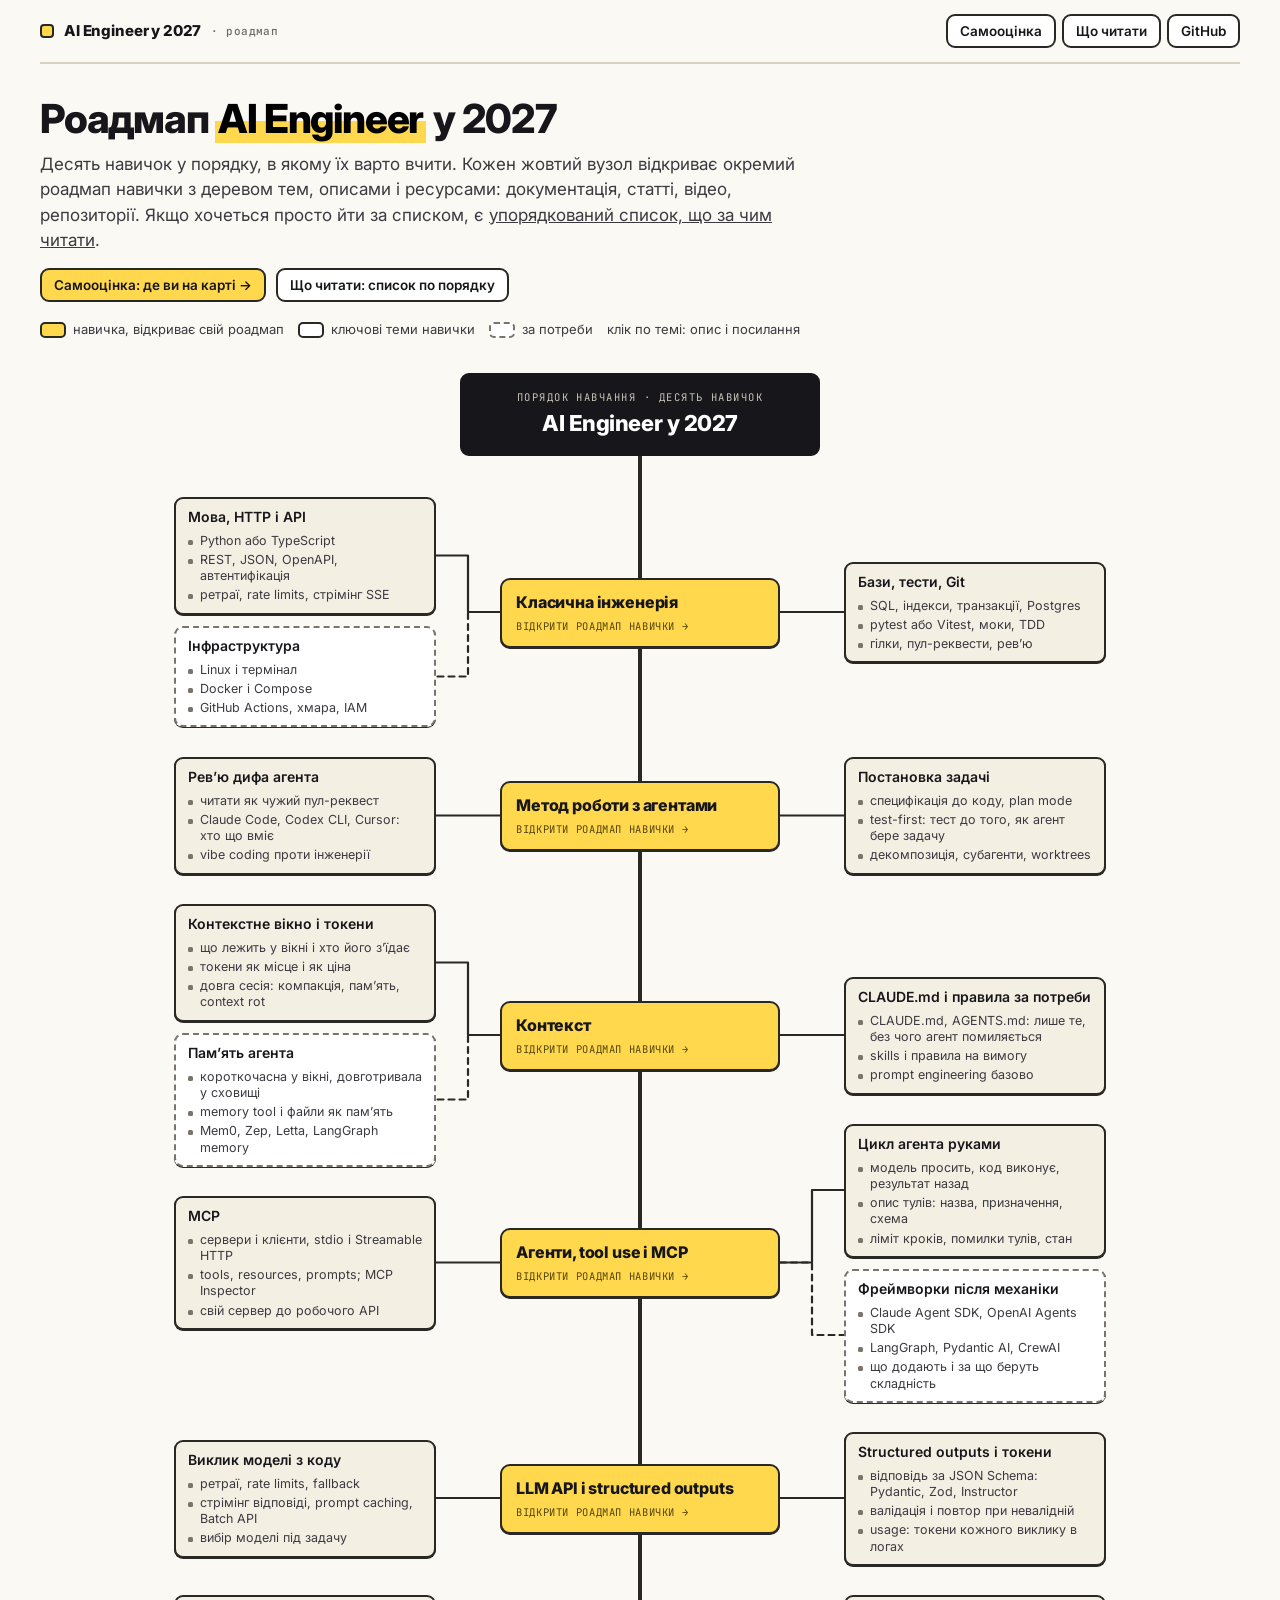
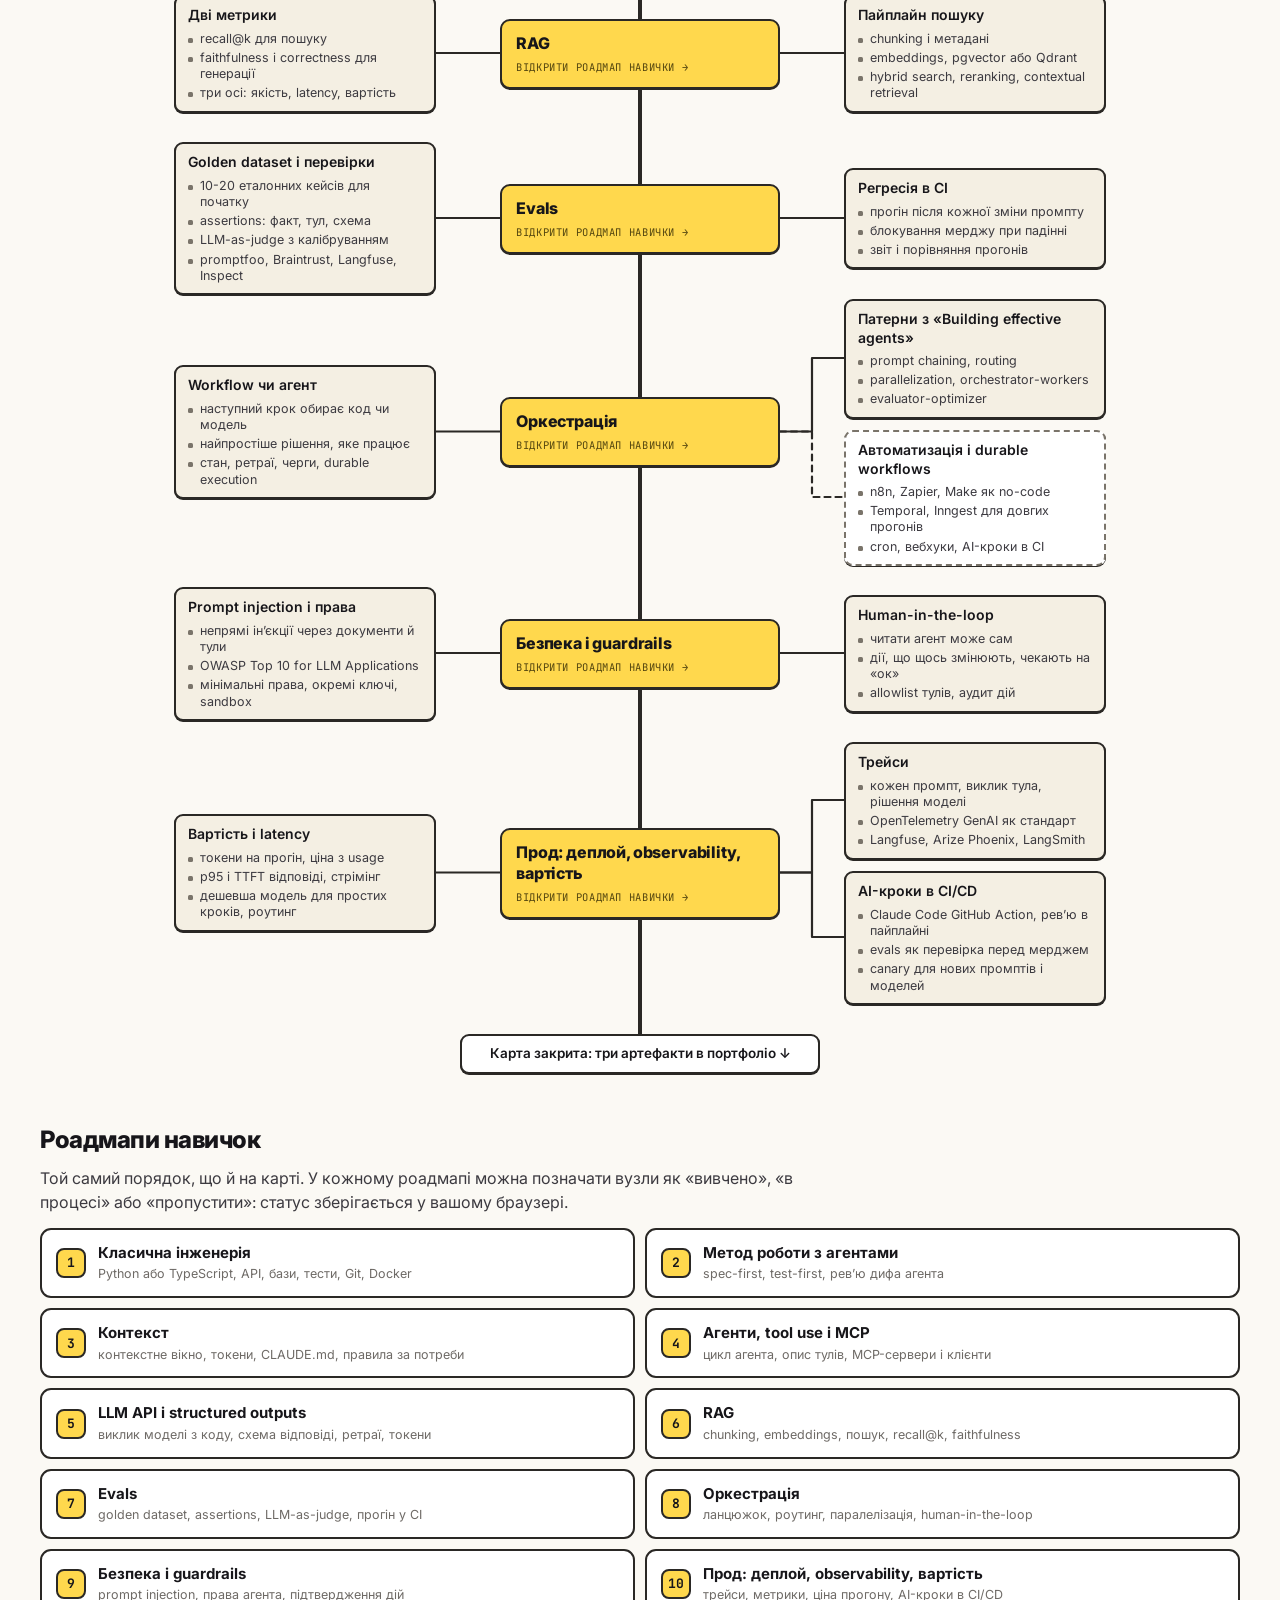
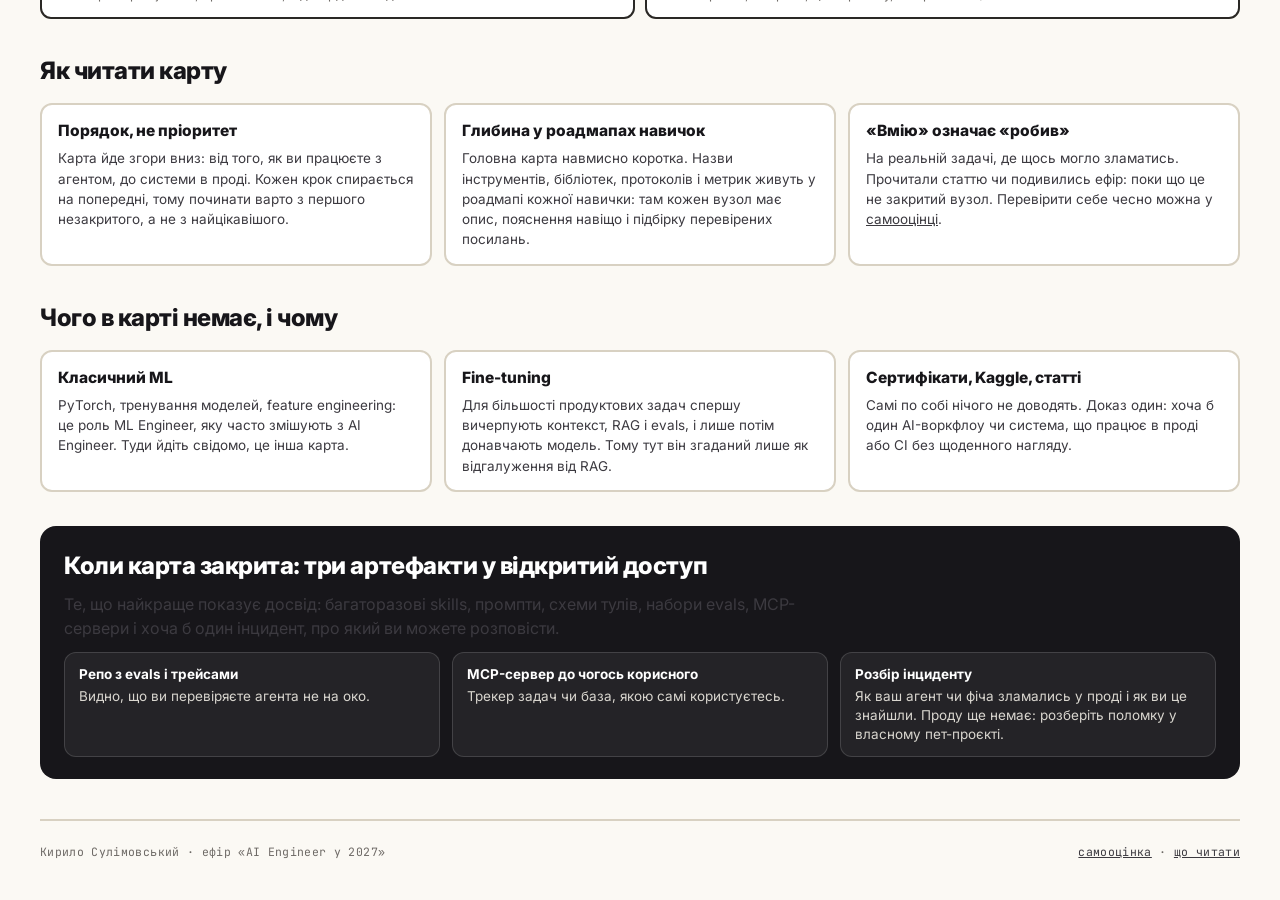
<file: index.html>
<!DOCTYPE html>
<html lang="uk">
<head>
<meta charset="utf-8">
<meta name="viewport" content="width=device-width, initial-scale=1">
<title>Роадмап AI Engineer у 2027: навички в порядку навчання</title>
<meta name="description" content="Візуальний роадмап після ефіру «AI Engineer у 2027»: десять навичок у порядку навчання, окреме дерево тем для кожної з перевіреними ресурсами, упорядкований список що читати, самооцінка з 10 питань.">
<link rel="icon" href="data:image/svg+xml,%3Csvg xmlns=%27http://www.w3.org/2000/svg%27 viewBox=%270 0 32 32%27%3E%3Crect x=%273%27 y=%273%27 width=%2726%27 height=%2726%27 rx=%276%27 fill=%27%23FFD84D%27 stroke=%27%232A2825%27 stroke-width=%273%27/%3E%3C/svg%3E">
<link rel="preconnect" href="https://fonts.googleapis.com">
<link rel="preconnect" href="https://fonts.gstatic.com" crossorigin>
<link href="https://fonts.googleapis.com/css2?family=Inter:wght@400;500;600;700;800&family=JetBrains+Mono:wght@500;700&display=swap" rel="stylesheet">
<link rel="stylesheet" href="assets/style.css">
<style>
  .skills-grid{display:grid;grid-template-columns:repeat(2,1fr);gap:10px;margin-top:14px}
  .skills-grid a{display:flex;align-items:center;gap:12px;padding:12px 14px;border:2px solid var(--line);border-radius:11px;background:var(--paper);text-decoration:none;color:var(--ink)}
  .skills-grid a:hover{background:var(--accent-soft)}
  .skills-grid .n{font-family:var(--mono);font-weight:700;font-size:13px;width:30px;height:30px;border-radius:8px;background:var(--accent);border:2px solid var(--line);display:flex;align-items:center;justify-content:center;flex:none}
  .skills-grid b{display:block;font-size:15px}
  .skills-grid small{display:block;font-size:12.5px;color:var(--dim);margin-top:1px}
  .portfolio{background:var(--ink);color:#fff;border-radius:16px;padding:22px 24px;margin-top:14px}
  .portfolio ol{list-style:none;display:grid;grid-template-columns:repeat(3,1fr);gap:12px;margin-top:12px}
  .portfolio li{background:rgba(255,255,255,.06);border:1px solid rgba(255,255,255,.14);border-radius:12px;padding:12px 14px;font-size:13.5px;line-height:1.4;color:#D9D6CF}
  .portfolio li b{color:#fff;display:block;margin-bottom:3px}
  .portfolio h2{color:#fff}
  .portfolio p{color:#C9C3B4}
  @media (max-width:760px){.skills-grid,.portfolio ol{grid-template-columns:1fr}}
</style>
</head>
<body>
<div class="wrap">
  <div class="topbar">
    <a class="brand" href="index.html"><span class="dot"></span>AI Engineer у 2027 <small>· роадмап</small></a>
    <nav class="nav">
      <a href="self-assessment.html">Самооцінка</a>
      <a href="reading-list.html">Що читати</a>
      <a href="https://github.com/genkovich/ai-engineer-roadmap" rel="noopener">GitHub</a>
    </nav>
  </div>

  <header class="hero">
    <h1>Роадмап <mark>AI Engineer</mark> у 2027</h1>
    <p class="lead">Десять навичок у порядку, в якому їх варто вчити. Кожен жовтий вузол відкриває окремий роадмап навички з деревом тем, описами і ресурсами: документація, статті, відео, репозиторії. Якщо хочеться просто йти за списком, є <a href="reading-list.html">упорядкований список, що за чим читати</a>.</p>
    <div class="meta">
      <a class="btn primary" href="self-assessment.html">Самооцінка: де ви на карті →</a>
      <a class="btn" href="reading-list.html">Що читати: список по порядку</a>
    </div>
    <div class="legend">
      <span class="lg"><span class="sw main"></span>навичка, відкриває свій роадмап</span>
      <span class="lg"><span class="sw"></span>ключові теми навички</span>
      <span class="lg"><span class="sw opt"></span>за потреби</span>
      <span class="lg">клік по темі: опис і посилання</span>
    </div>
  </header>

  <div class="graph-wrap" id="graph"></div>
  <div class="tree" id="tree"></div>

  <section class="block" id="skills">
    <h2>Роадмапи навичок</h2>
    <p>Той самий порядок, що й на карті. У кожному роадмапі можна позначати вузли як «вивчено», «в процесі» або «пропустити»: статус зберігається у вашому браузері.</p>
    <div class="skills-grid" id="skills-grid"></div>
  </section>

  <section class="block">
    <h2>Як читати карту</h2>
    <div class="cards">
      <div class="card"><h4>Порядок, не пріоритет</h4><p>Карта йде згори вниз: від того, як ви працюєте з агентом, до системи в проді. Кожен крок спирається на попередні, тому починати варто з першого незакритого, а не з найцікавішого.</p></div>
      <div class="card"><h4>Глибина у роадмапах навичок</h4><p>Головна карта навмисно коротка. Назви інструментів, бібліотек, протоколів і метрик живуть у роадмапі кожної навички: там кожен вузол має опис, пояснення навіщо і підбірку перевірених посилань.</p></div>
      <div class="card"><h4>«Вмію» означає «робив»</h4><p>На реальній задачі, де щось могло зламатись. Прочитали статтю чи подивились ефір: поки що це не закритий вузол. Перевірити себе чесно можна у <a href="self-assessment.html">самооцінці</a>.</p></div>
    </div>
  </section>

  <section class="block">
    <h2>Чого в карті немає, і чому</h2>
    <div class="cards">
      <div class="card"><h4>Класичний ML</h4><p>PyTorch, тренування моделей, feature engineering: це роль ML Engineer, яку часто змішують з AI Engineer. Туди йдіть свідомо, це інша карта.</p></div>
      <div class="card"><h4>Fine-tuning</h4><p>Для більшості продуктових задач спершу вичерпують контекст, RAG і evals, і лише потім донавчають модель. Тому тут він згаданий лише як відгалуження від RAG.</p></div>
      <div class="card"><h4>Сертифікати, Kaggle, статті</h4><p>Самі по собі нічого не доводять. Доказ один: хоча б один AI-воркфлоу чи система, що працює в проді або CI без щоденного нагляду.</p></div>
    </div>
  </section>

  <section class="block portfolio" id="portfolio">
    <h2>Коли карта закрита: три артефакти у відкритий доступ</h2>
    <p>Те, що найкраще показує досвід: багаторазові skills, промпти, схеми тулів, набори evals, MCP-сервери і хоча б один інцидент, про який ви можете розповісти.</p>
    <ol>
      <li><b>Репо з evals і трейсами</b>Видно, що ви перевіряєте агента не на око.</li>
      <li><b>MCP-сервер до чогось корисного</b>Трекер задач чи база, якою самі користуєтесь.</li>
      <li><b>Розбір інциденту</b>Як ваш агент чи фіча зламались у проді і як ви це знайшли. Проду ще немає: розберіть поломку у власному пет-проєкті.</li>
    </ol>
  </section>

  <footer>
    <span>Кирило Сулімовський · ефір «AI Engineer у 2027»</span>
    <span><a href="self-assessment.html">самооцінка</a> · <a href="reading-list.html">що читати</a></span>
  </footer>
</div>
<script src="assets/data/skills.js"></script>
<script src="assets/data/main.js"></script>
<script src="assets/roadmap.js"></script>
<script>
(function(){
  Roadmap.render(window.MAIN_ROADMAP,{mainIsLink:true});
  var g=document.getElementById('skills-grid');
  window.SKILLS.forEach(function(s,i){
    var a=document.createElement('a');a.href='skills/'+s.slug+'.html';
    a.innerHTML='<span class="n">'+(i+1)+'</span><span><b></b><small></small></span>';
    a.querySelector('b').textContent=s.title;a.querySelector('small').textContent=s.short;
    g.appendChild(a);
  });
})();
</script>
</body>
</html>
</file>
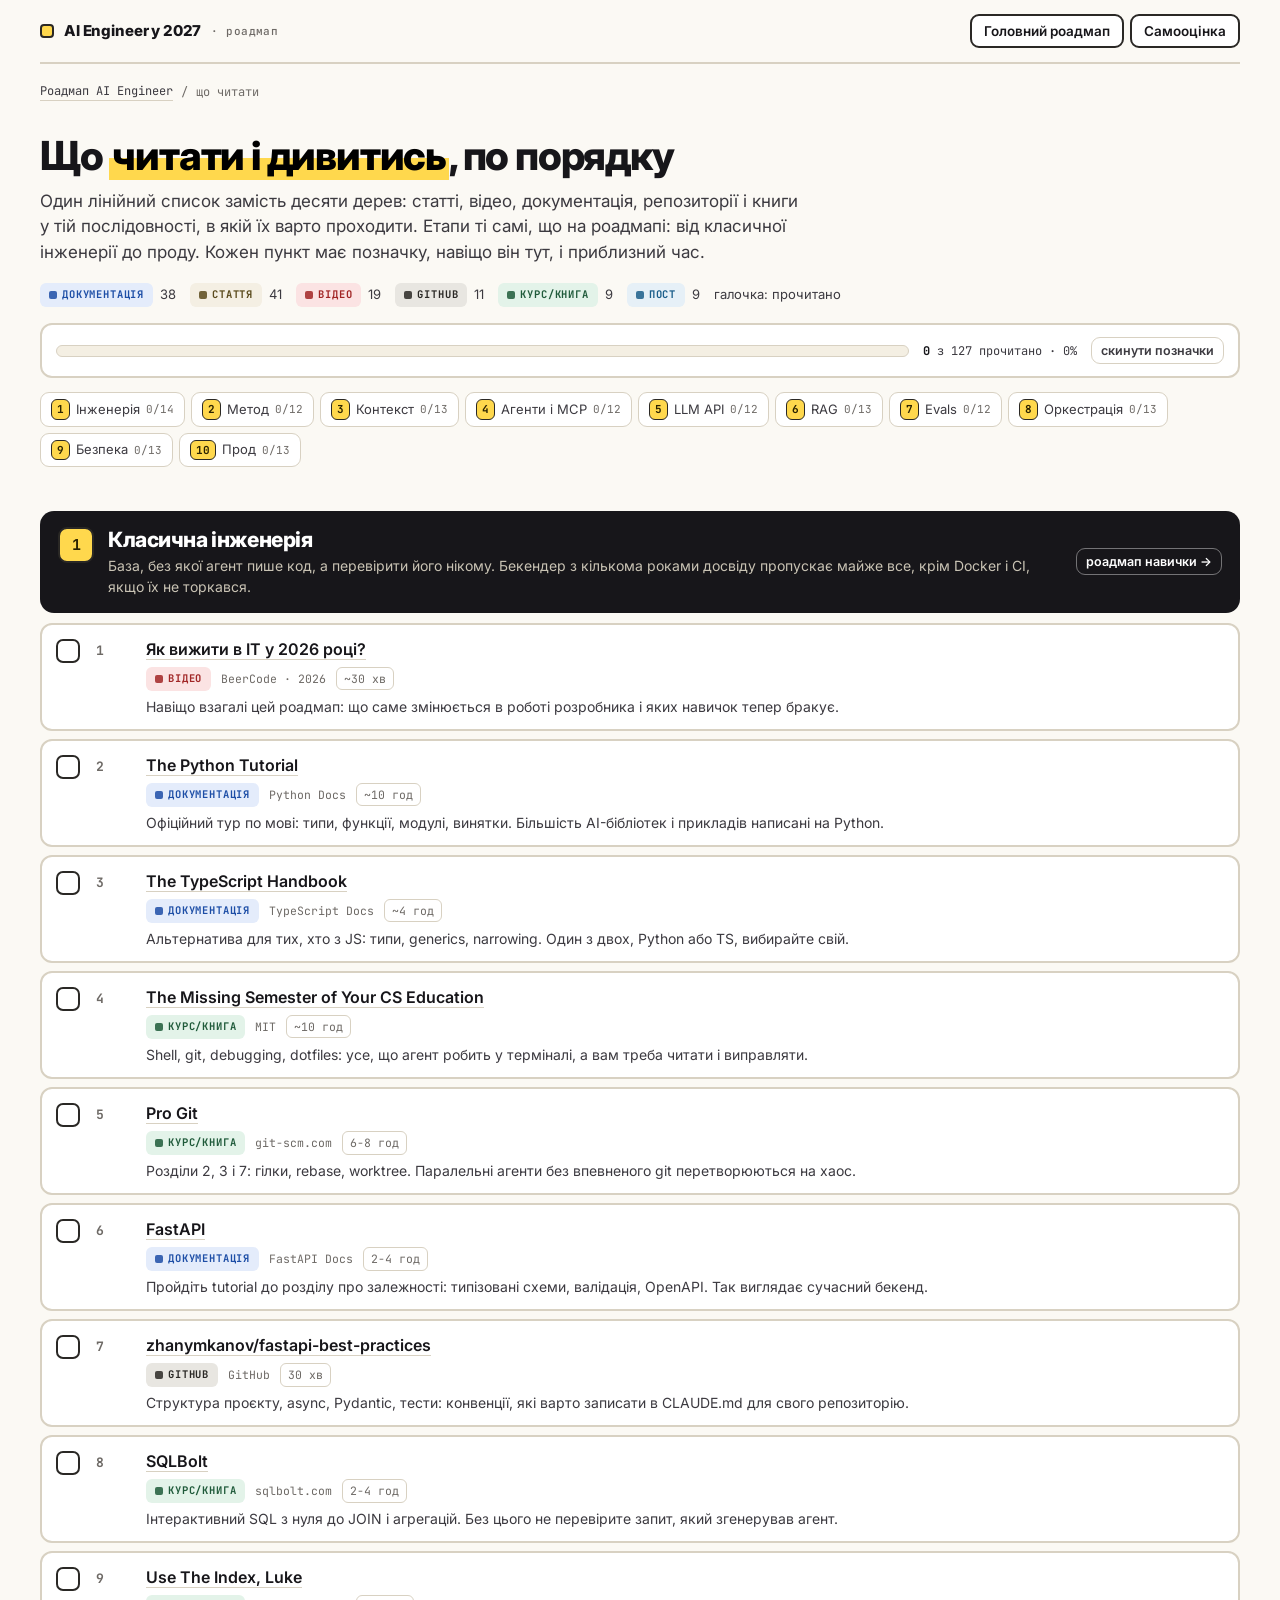
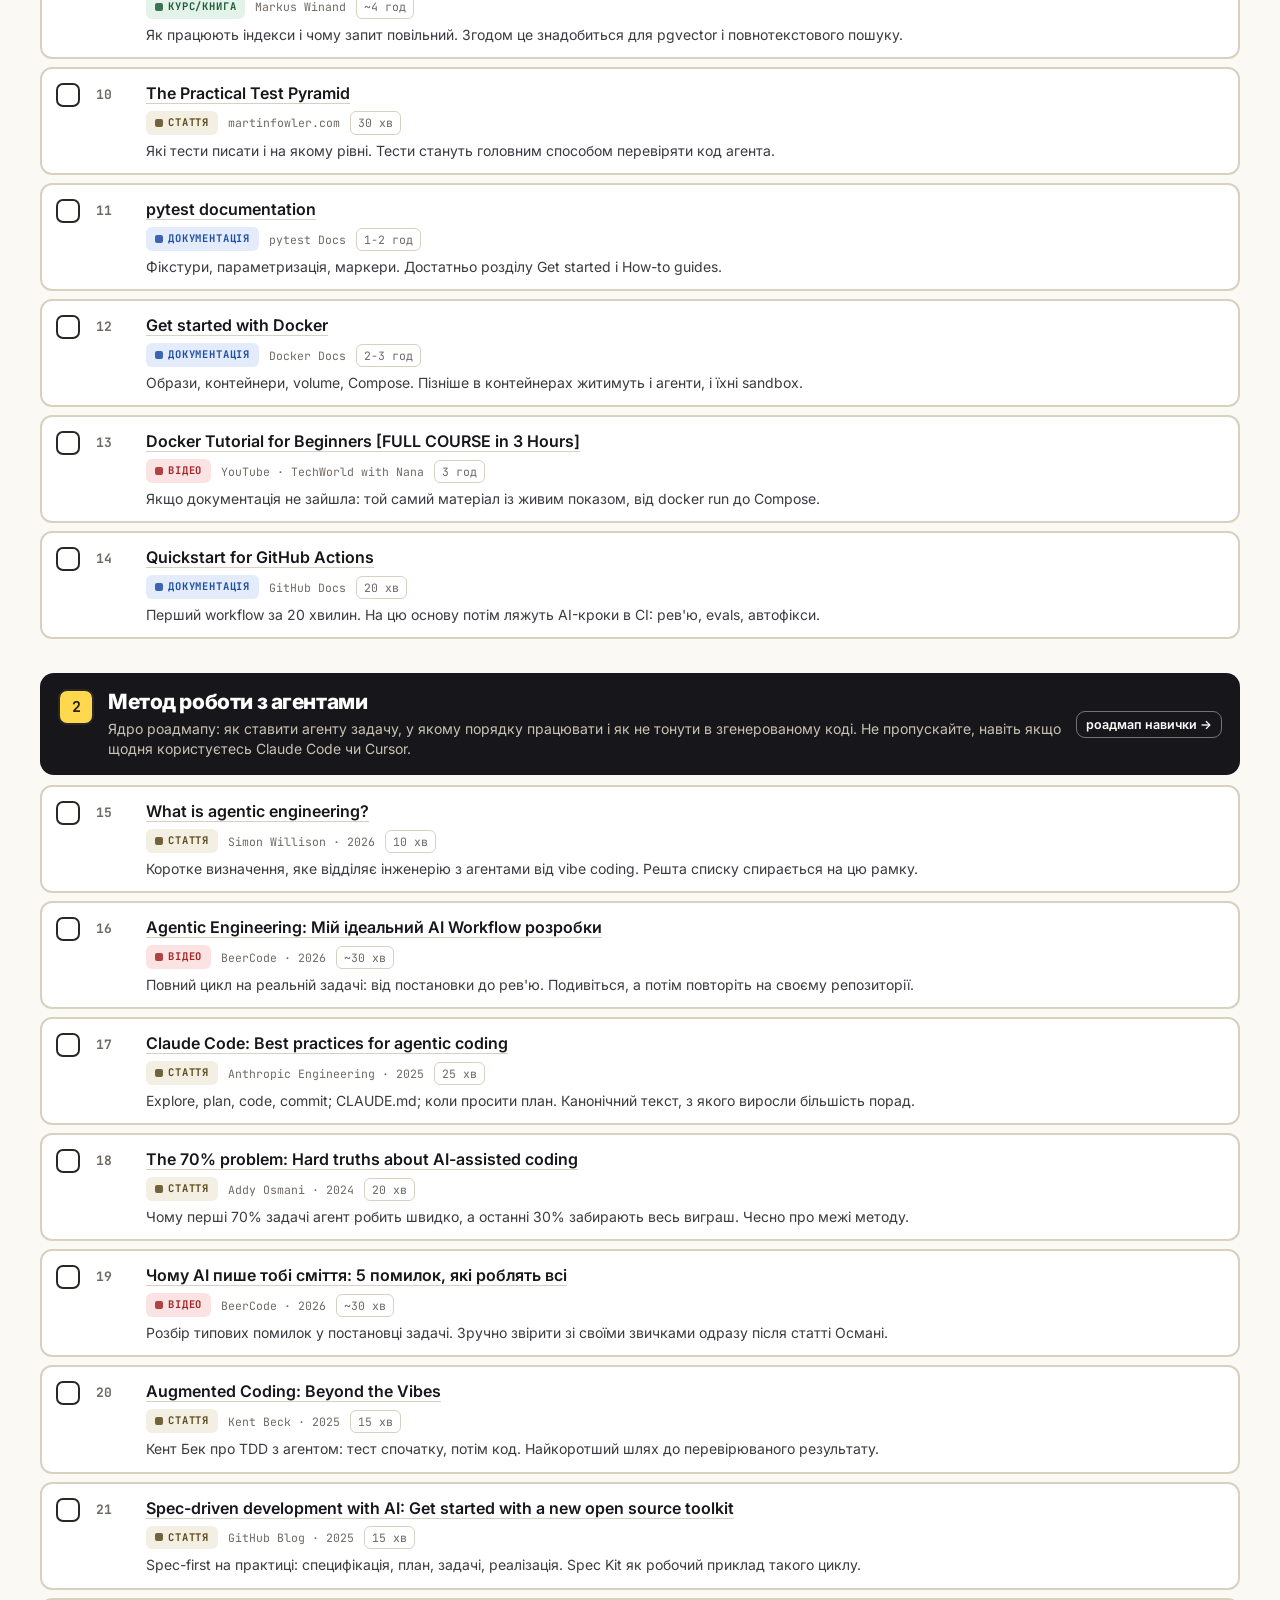
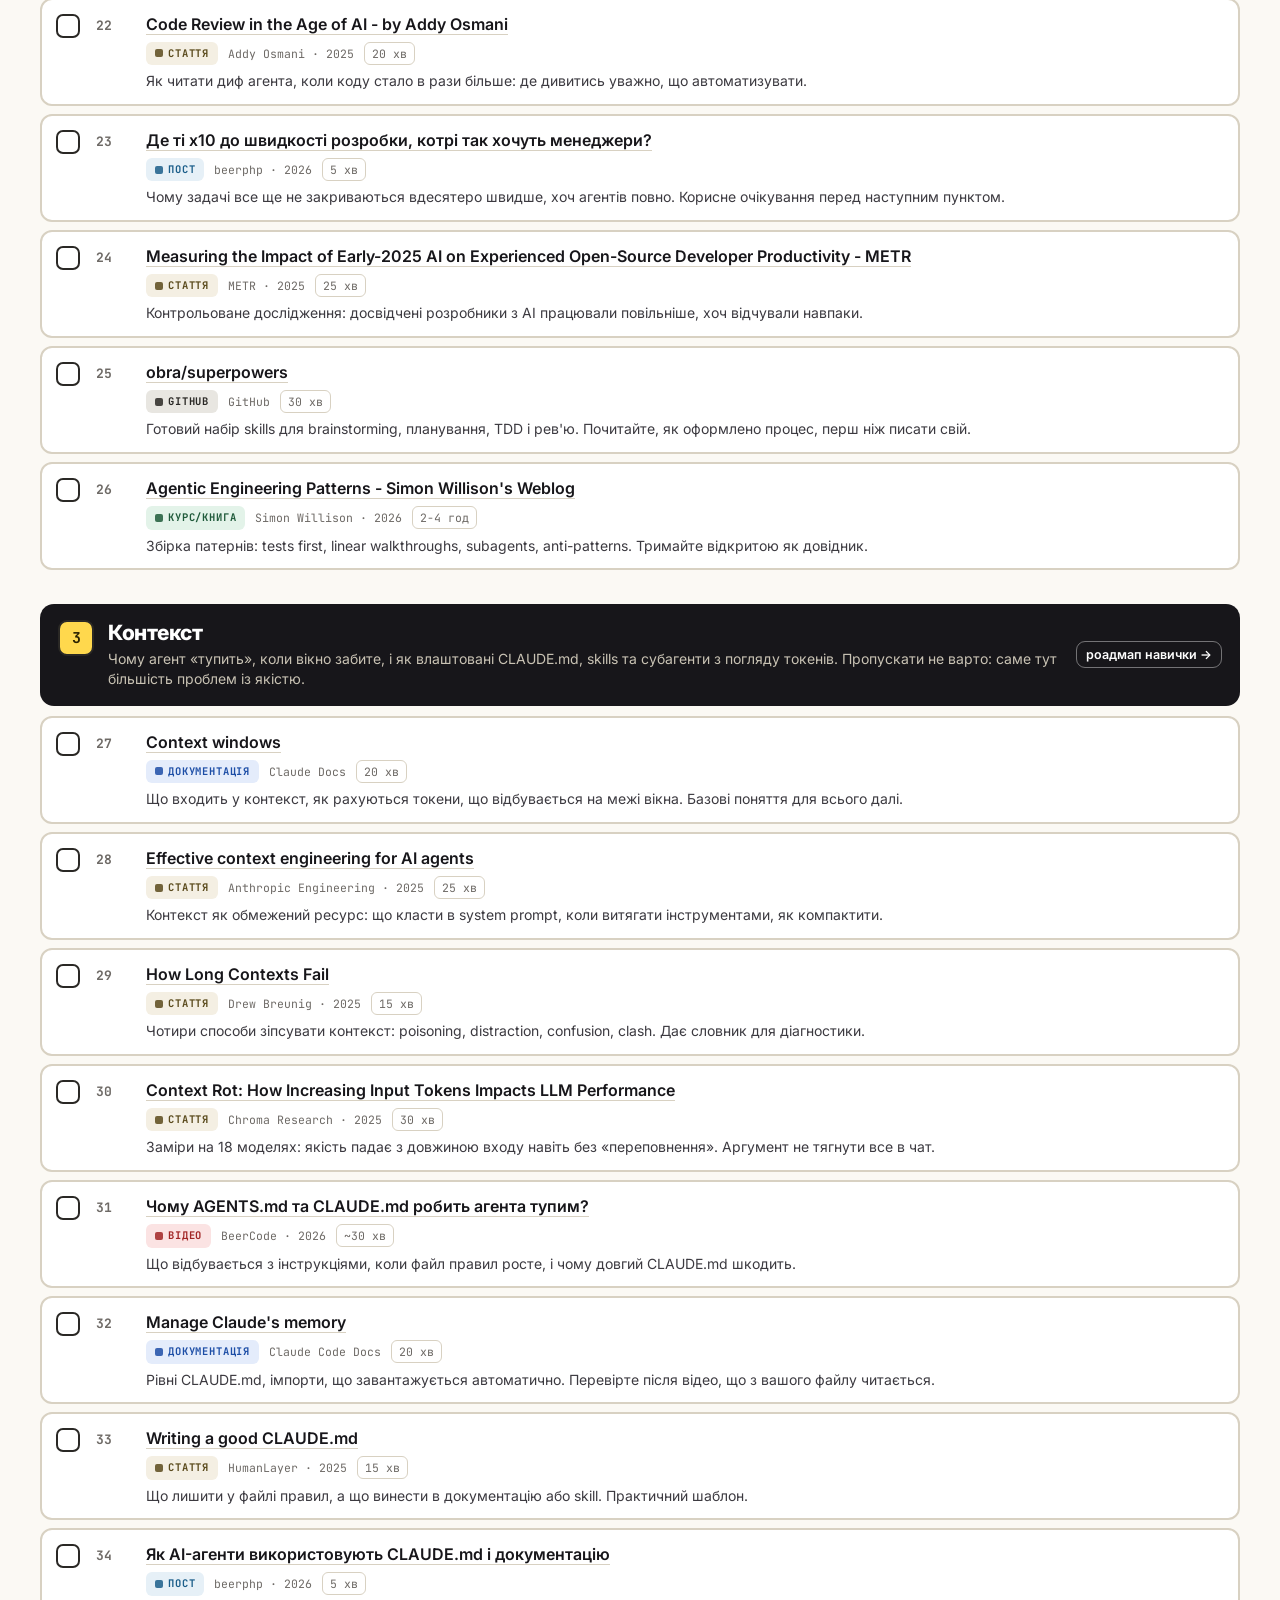
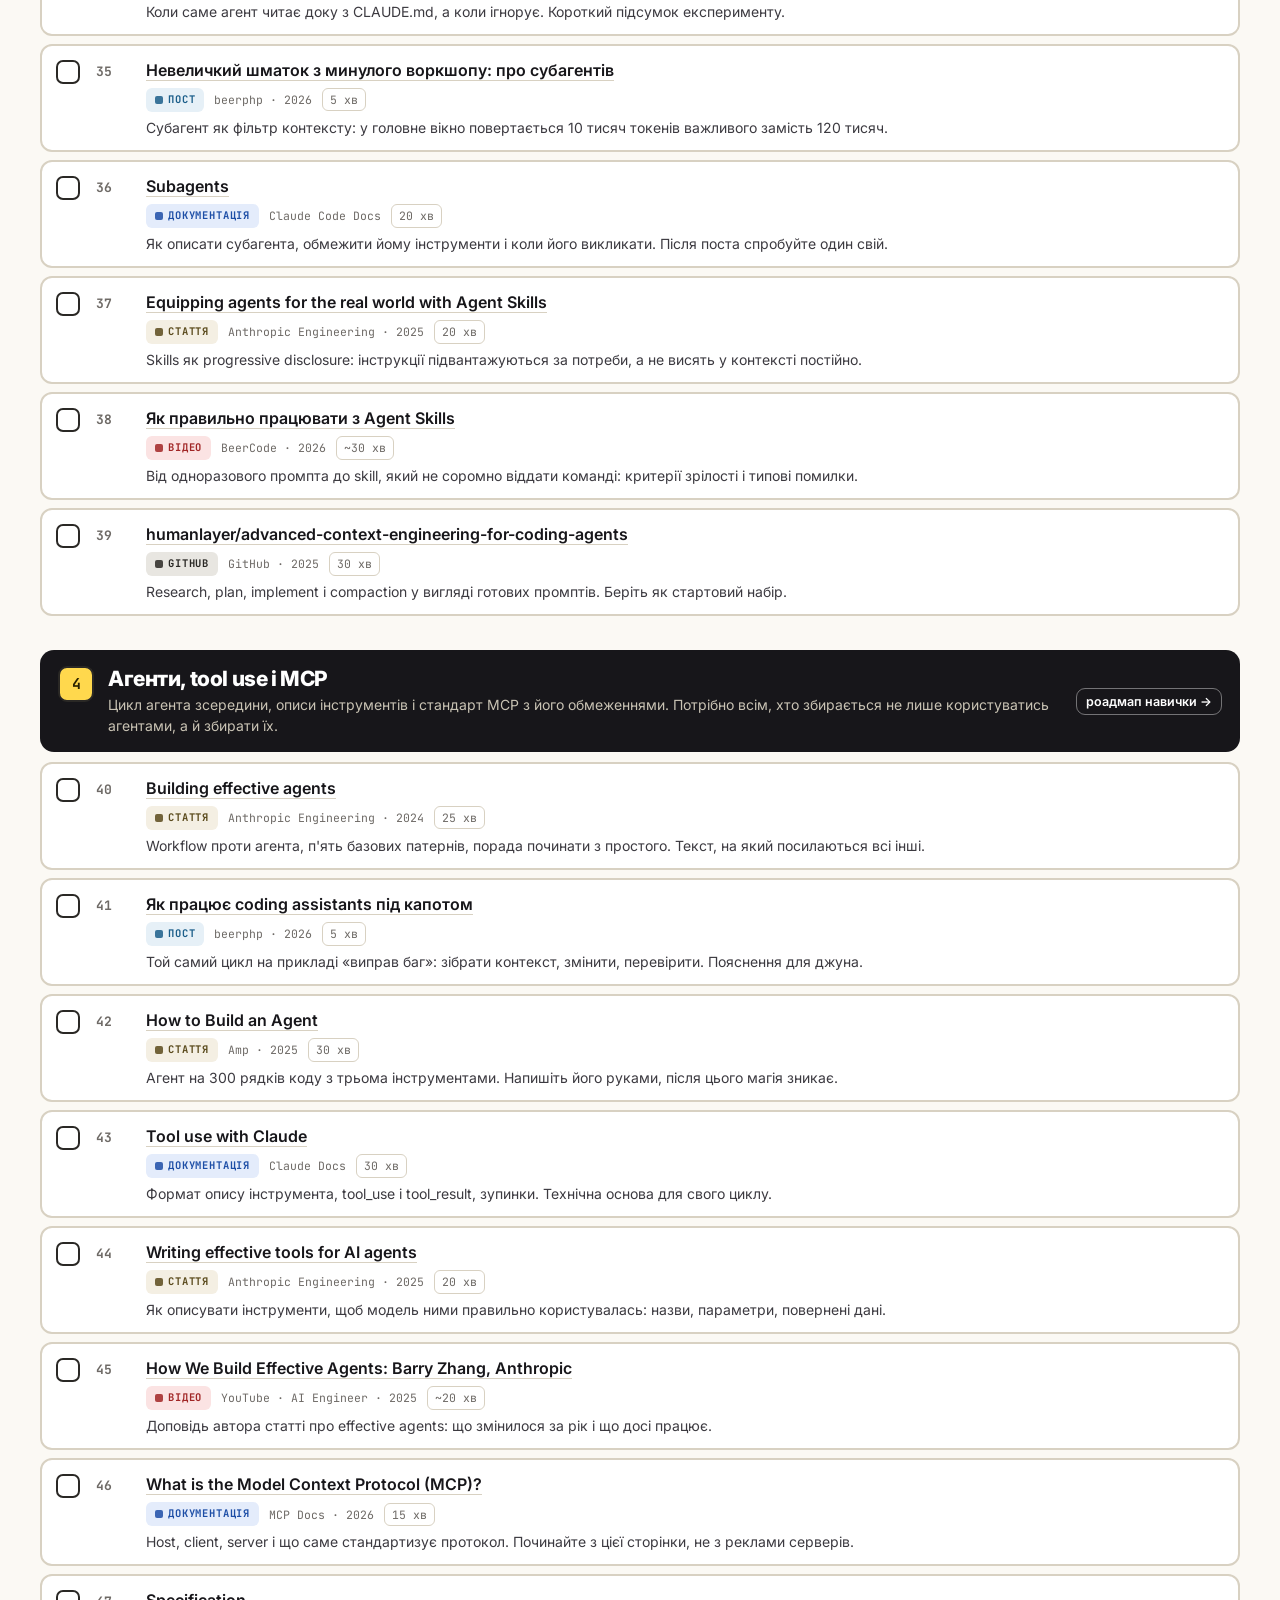
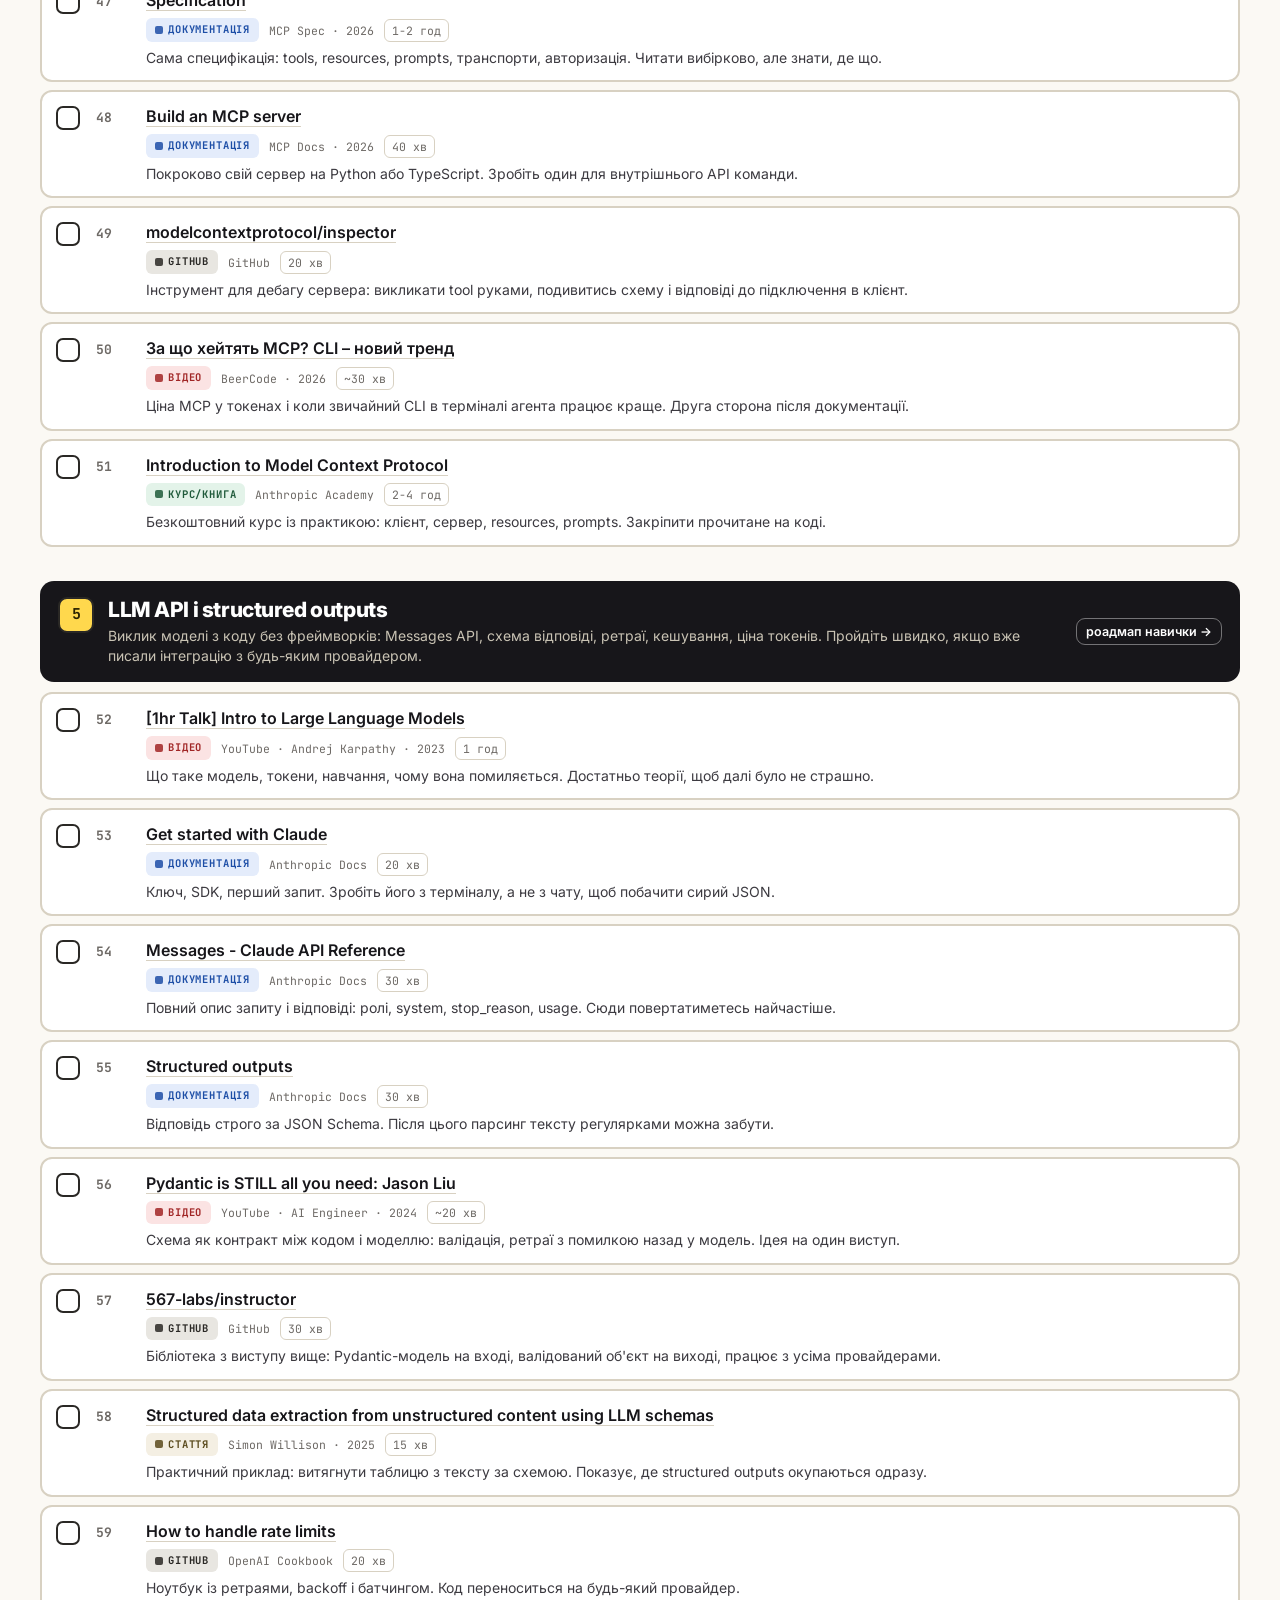
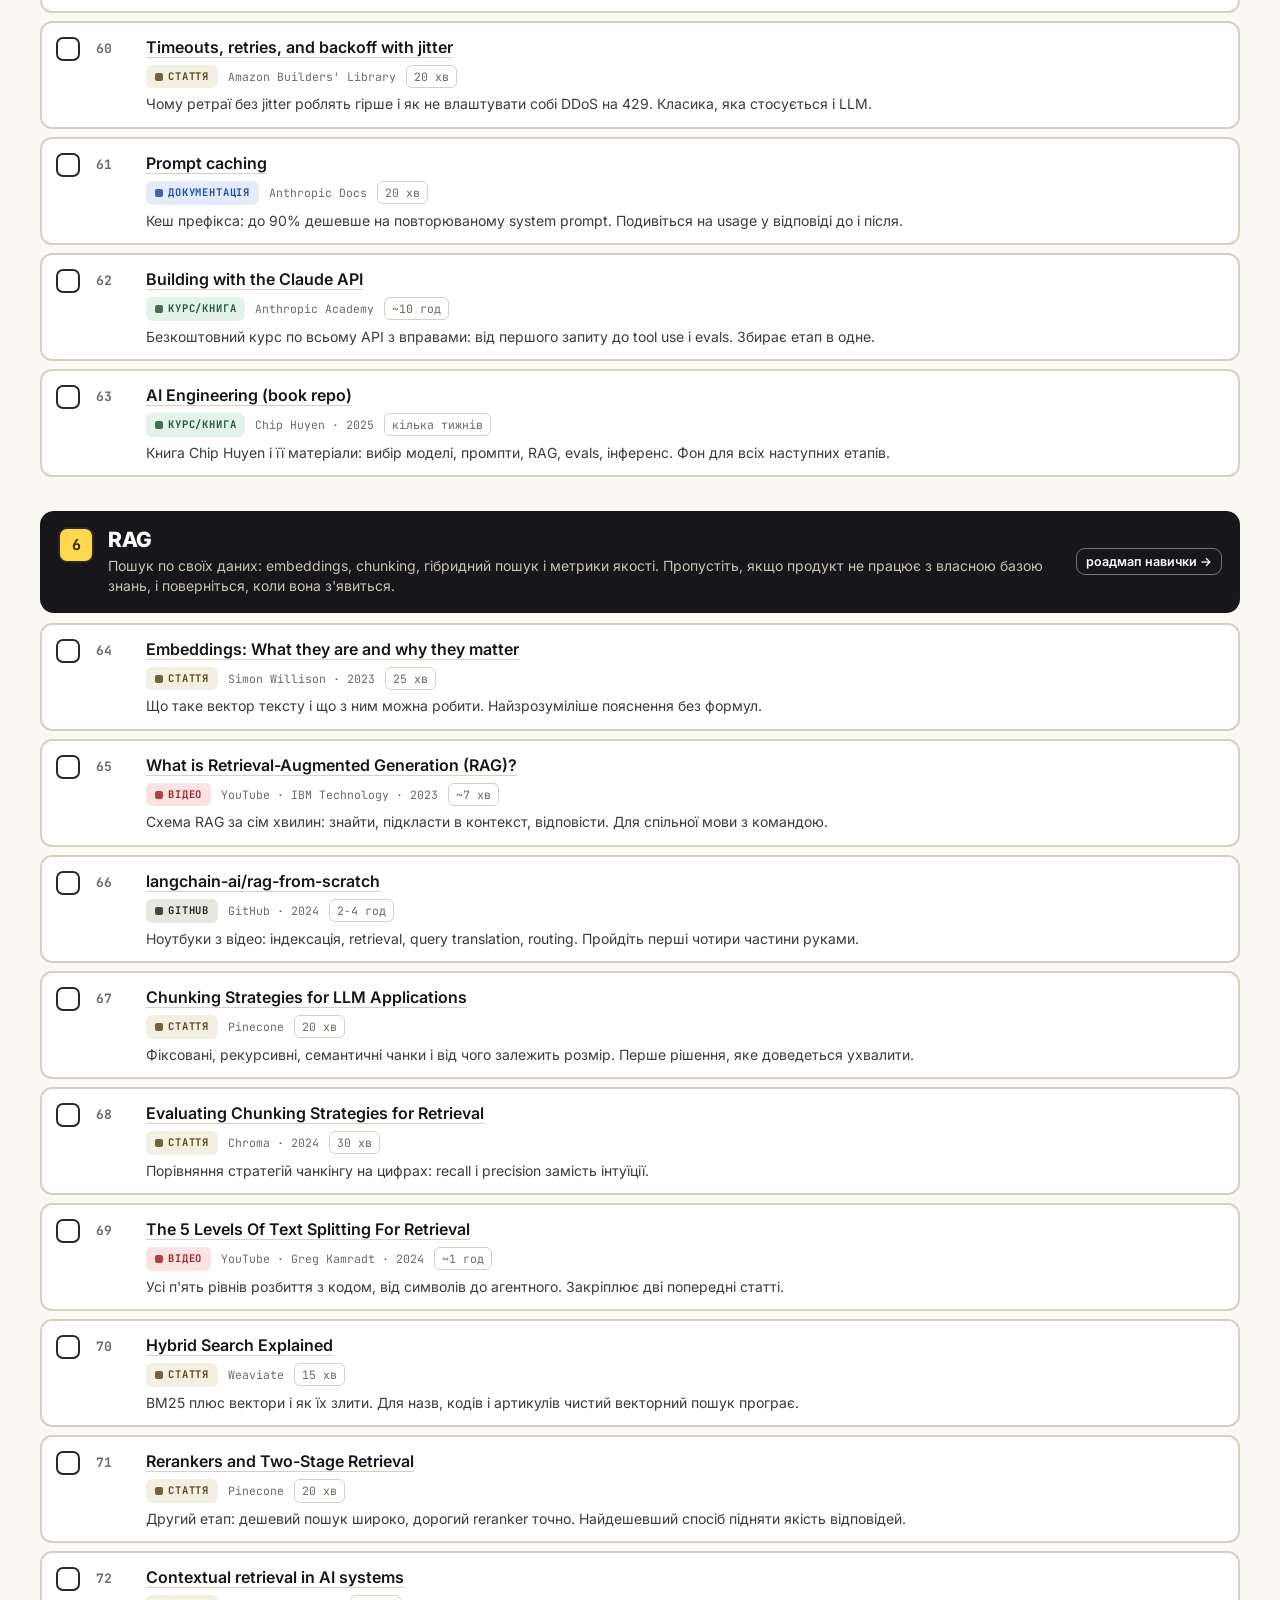
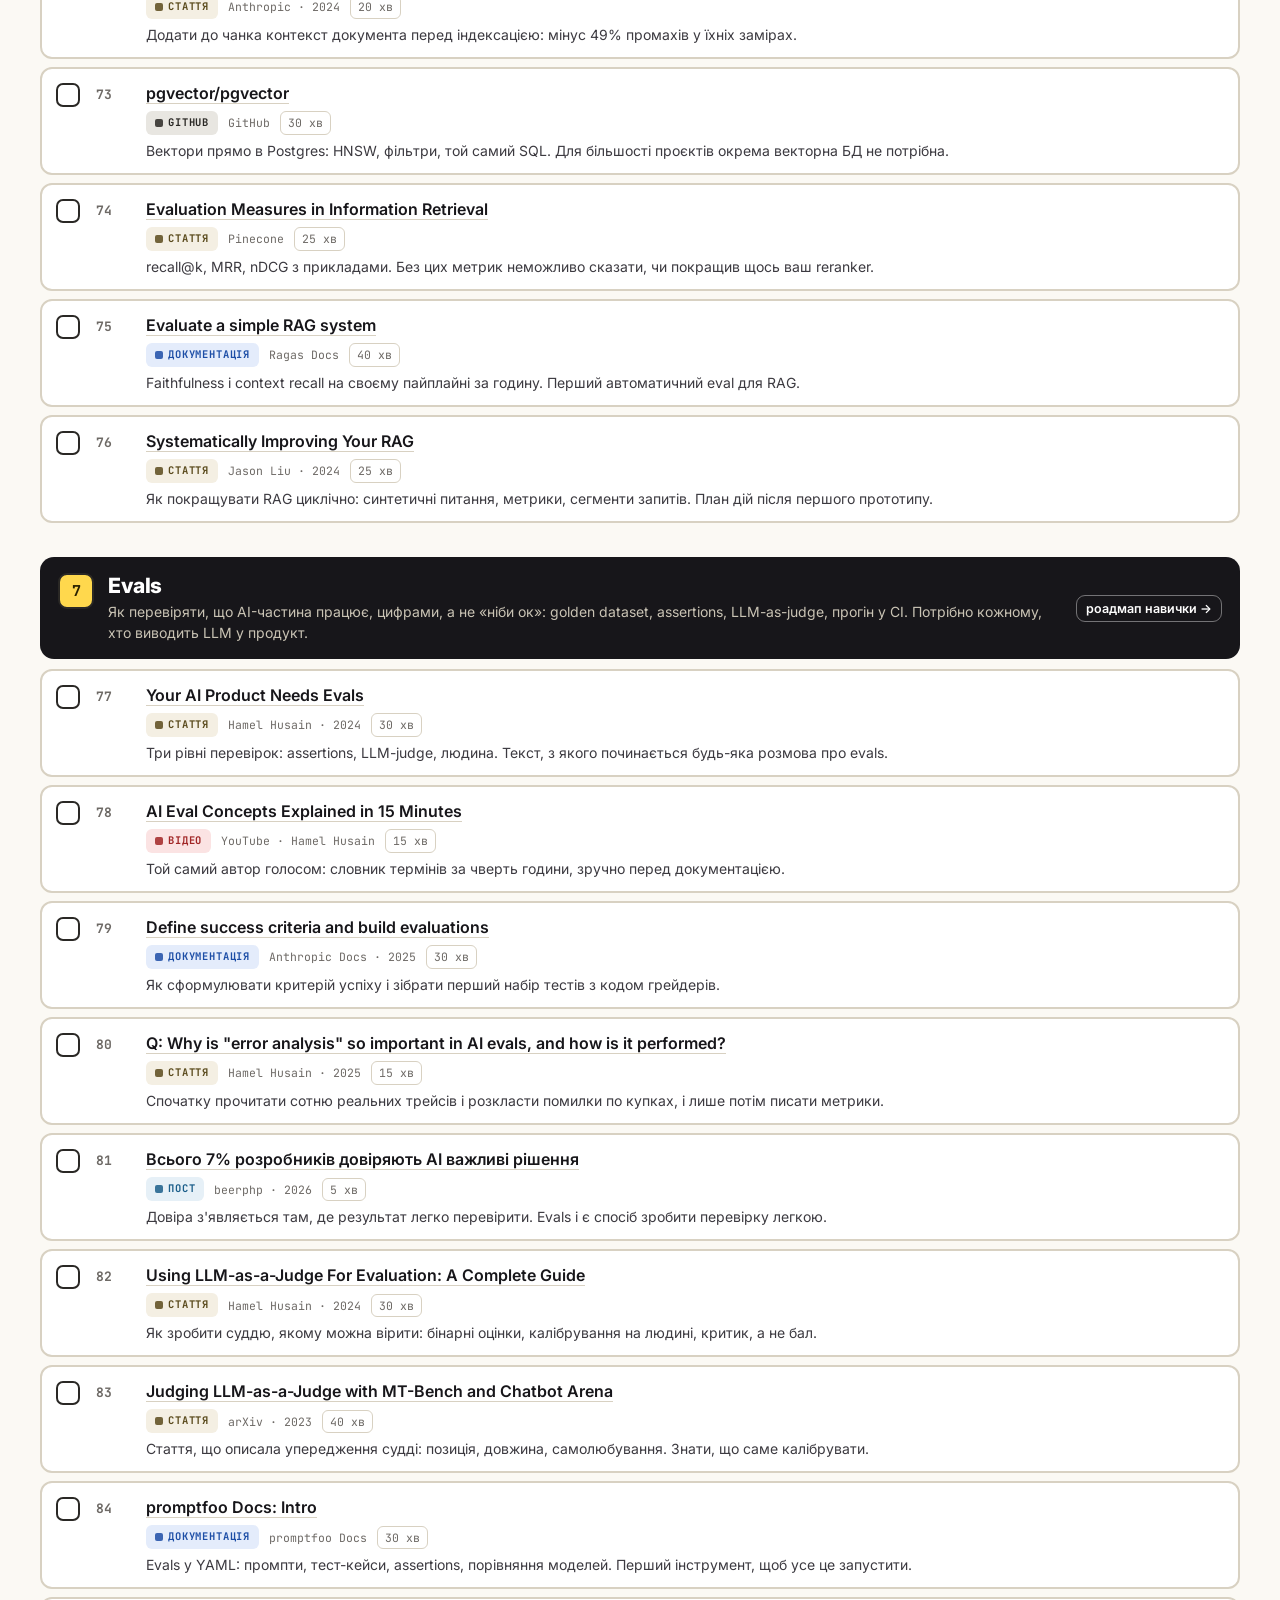
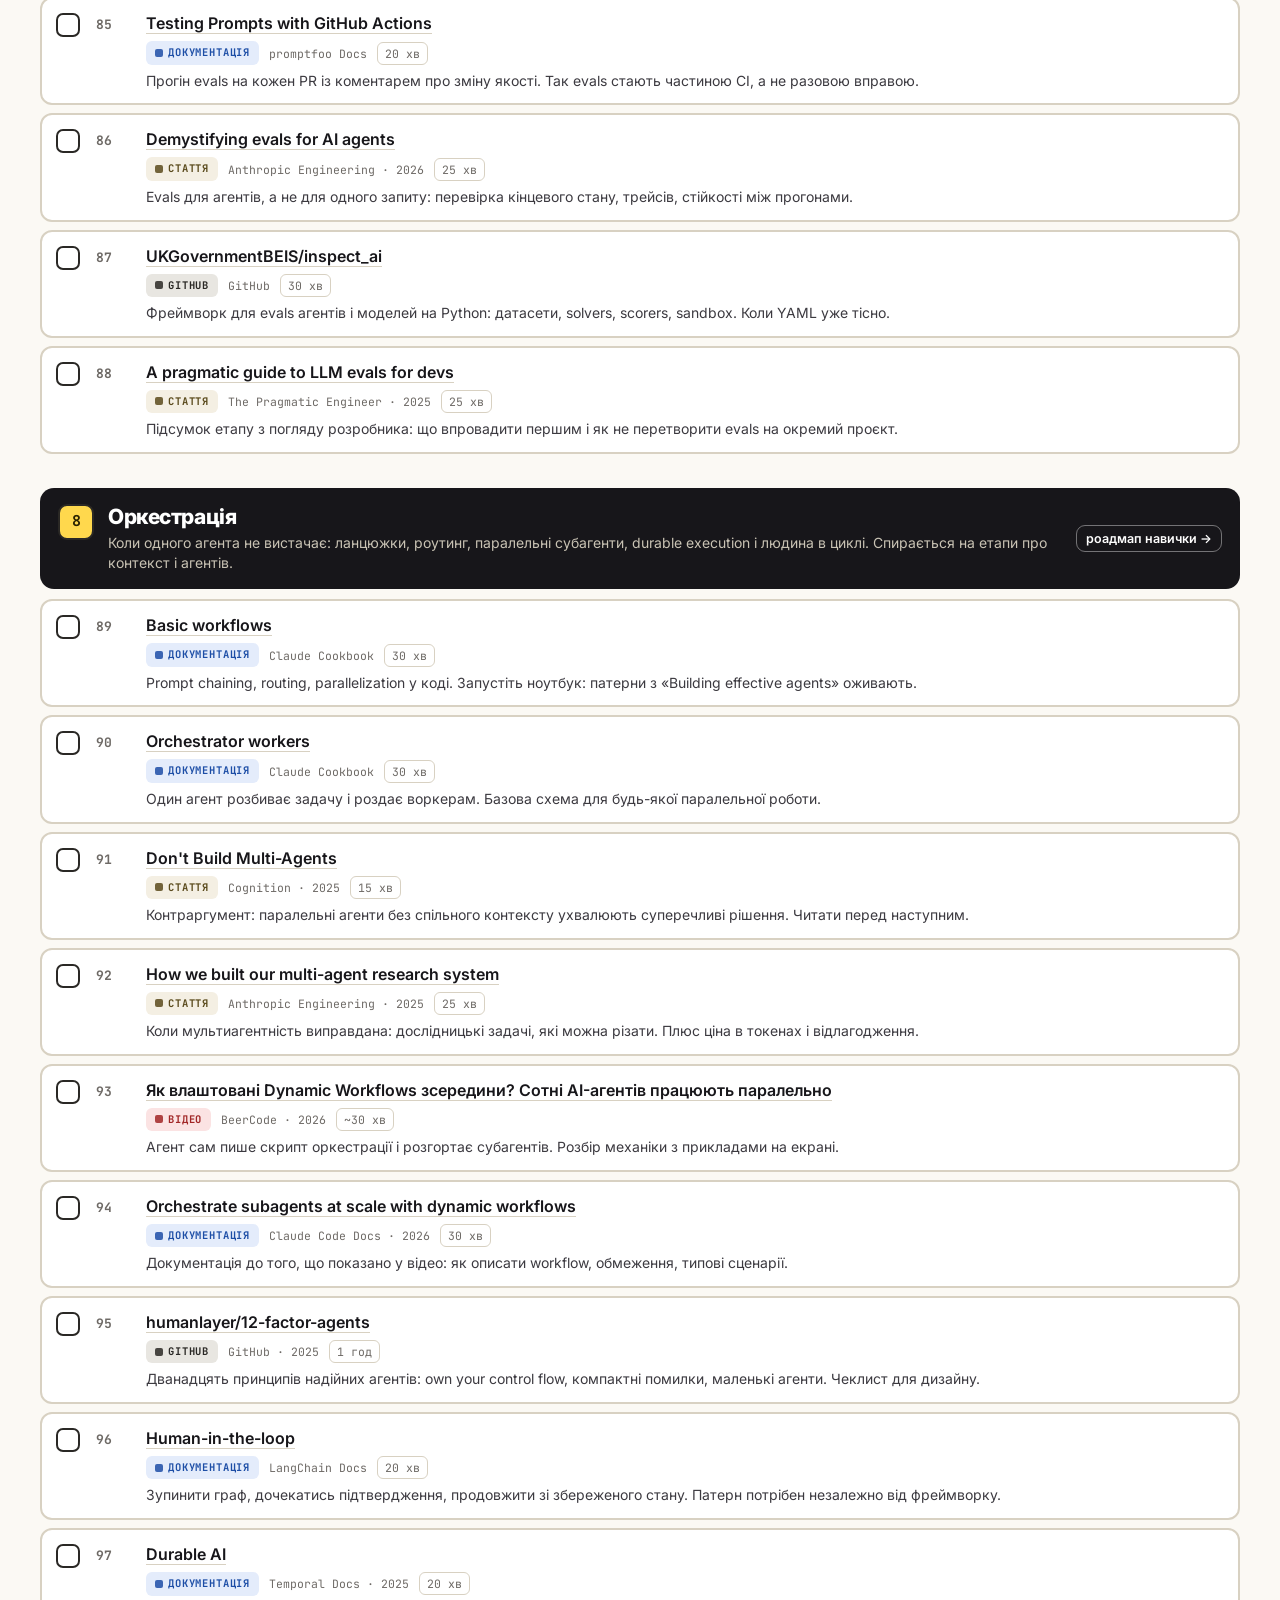
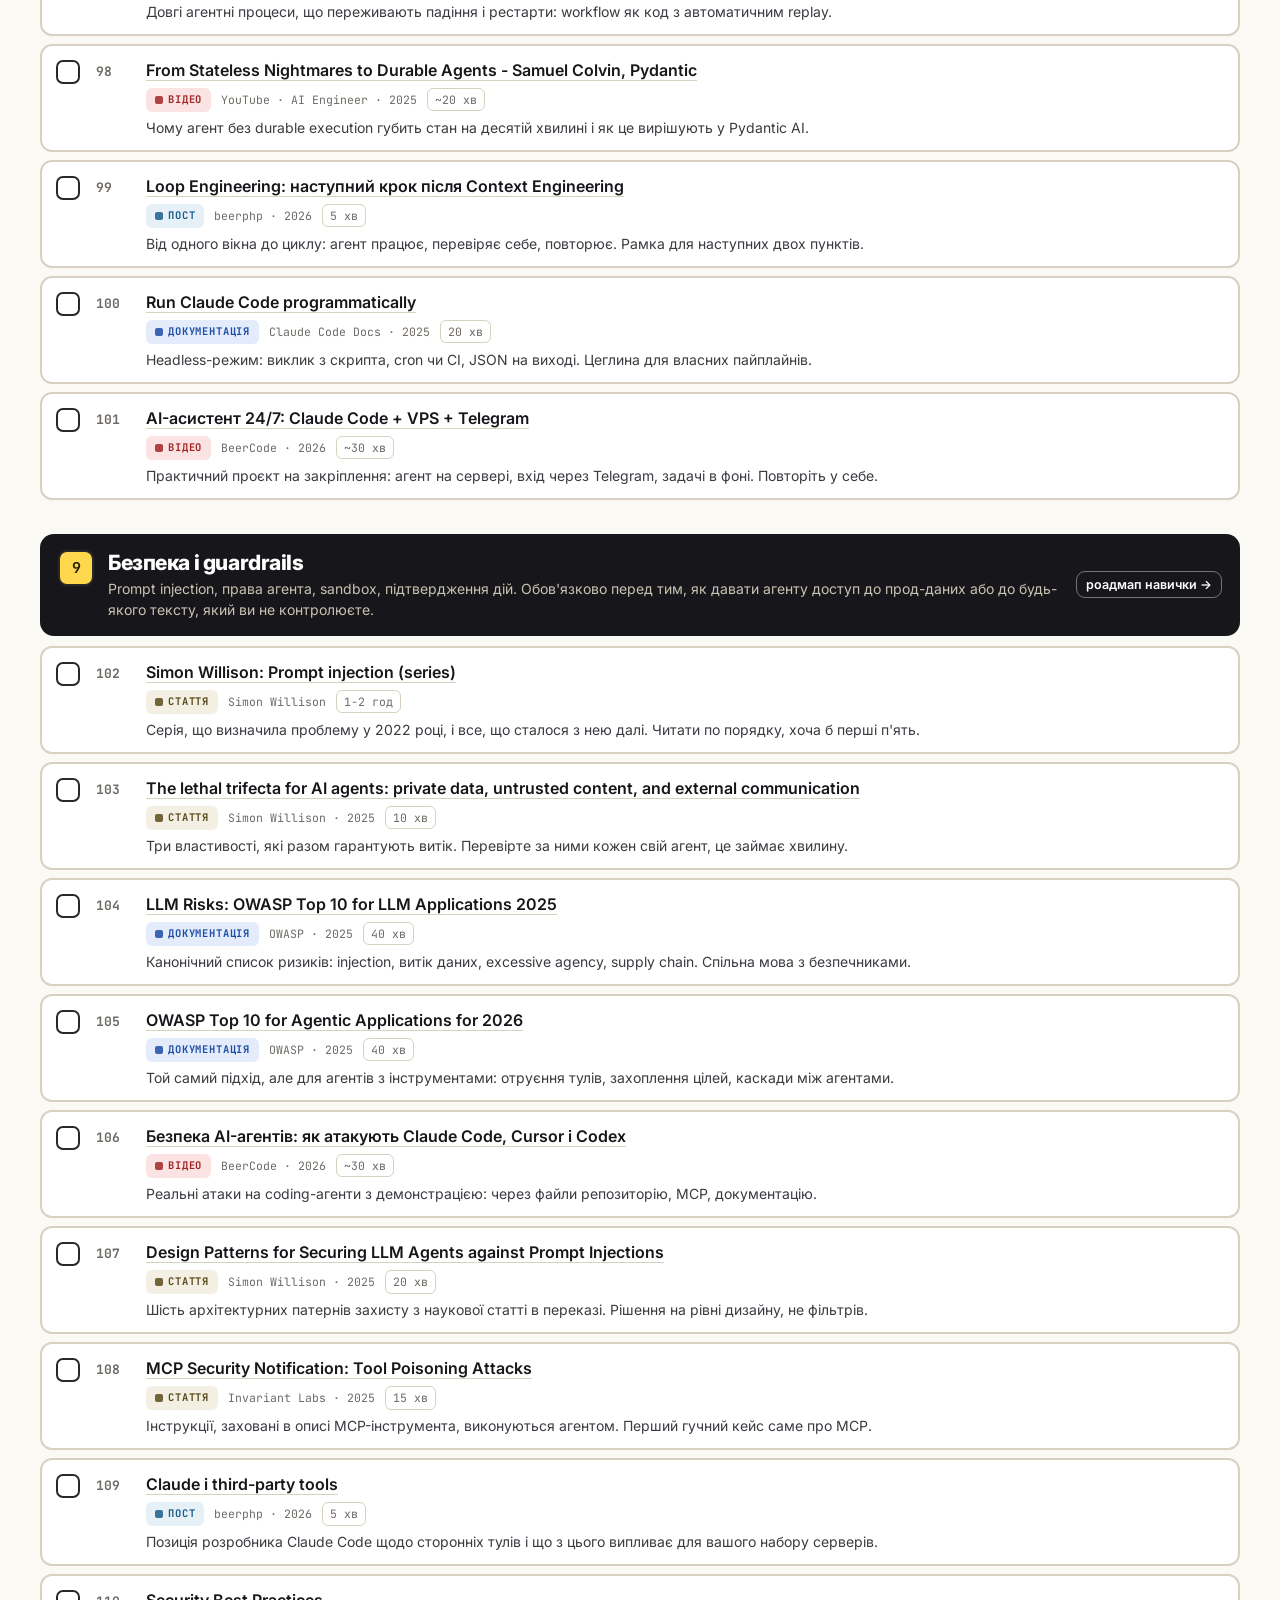
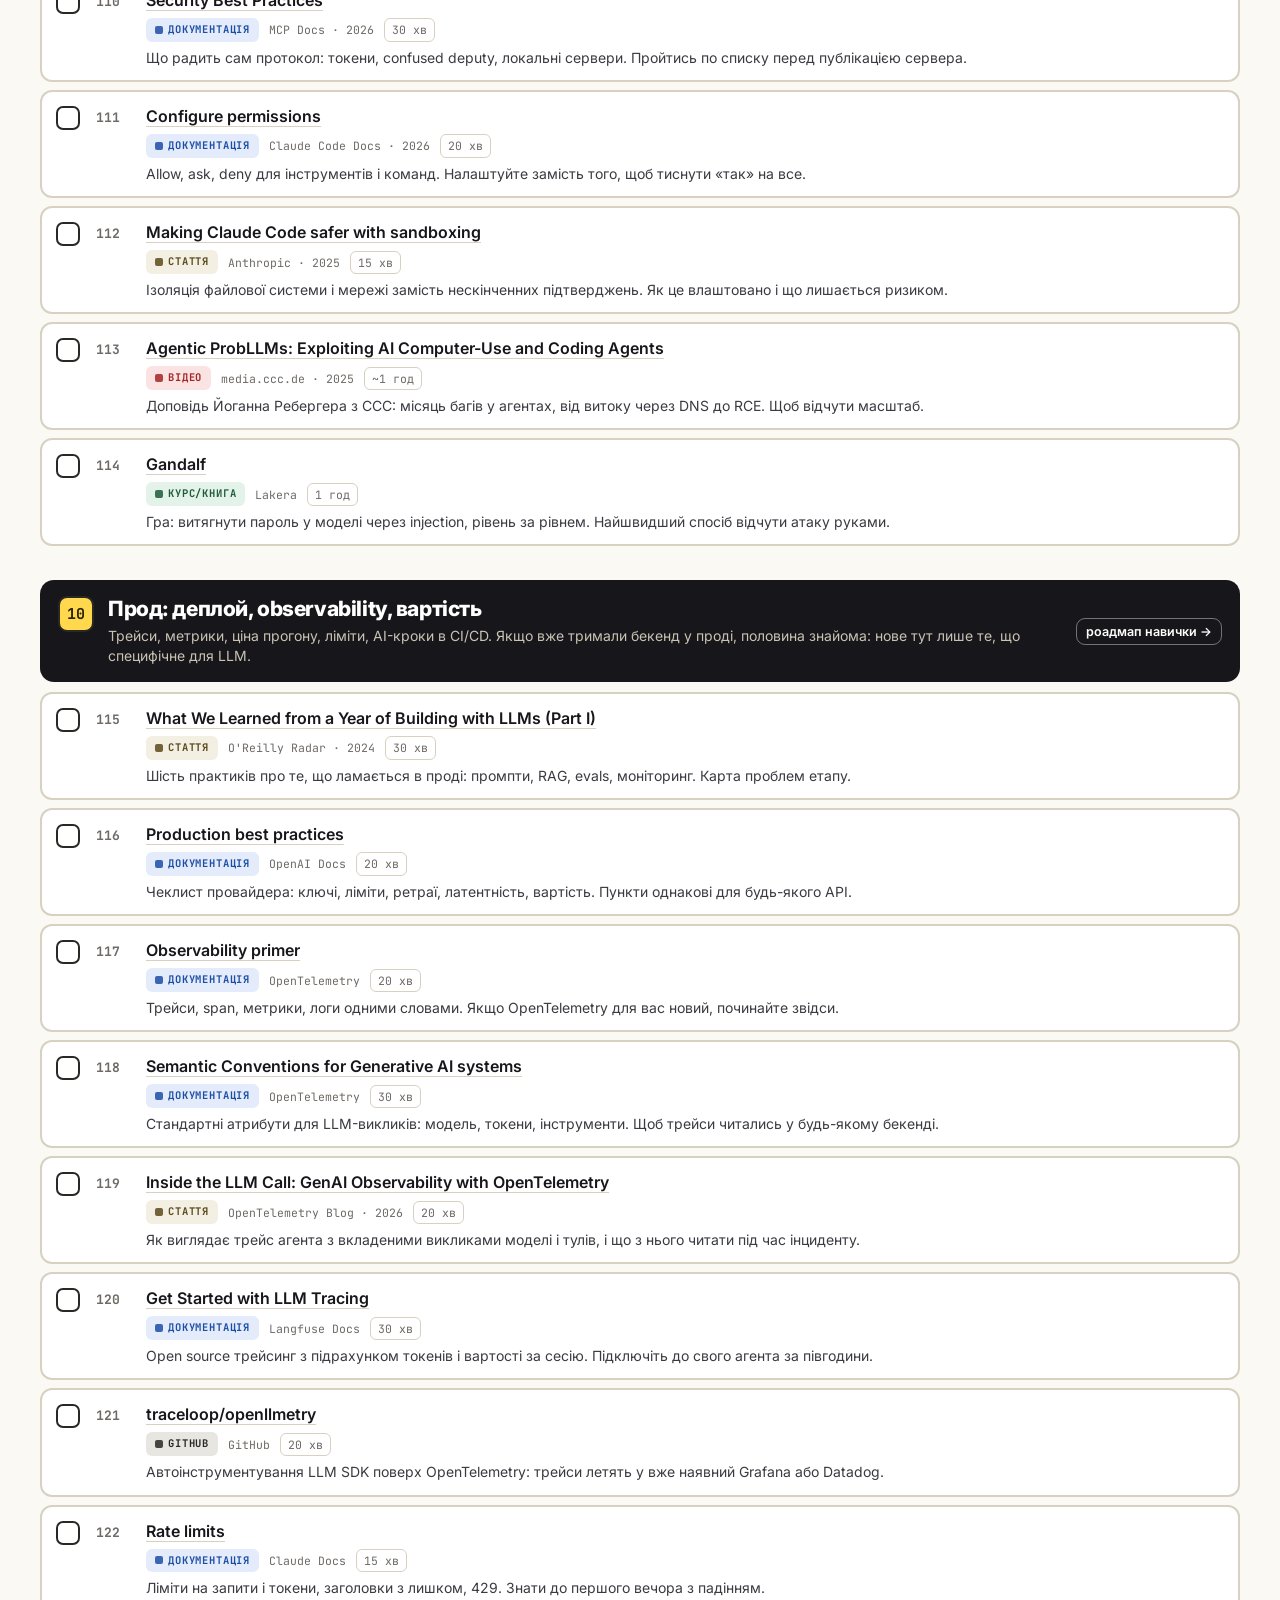
<file: reading-list.html>
<!DOCTYPE html>
<html lang="uk">
<head>
<meta charset="utf-8">
<meta name="viewport" content="width=device-width, initial-scale=1">
<title>Що читати і дивитись, по порядку · AI Engineer у 2027</title>
<meta name="description" content="Лінійний список статей, відео, документації і репозиторіїв у тому порядку, в якому їх варто проходити за роадмапом AI Engineer у 2027. Позначка «прочитано» зберігається у браузері.">
<link rel="icon" href="data:image/svg+xml,%3Csvg xmlns=%27http://www.w3.org/2000/svg%27 viewBox=%270 0 32 32%27%3E%3Crect x=%273%27 y=%273%27 width=%2726%27 height=%2726%27 rx=%276%27 fill=%27%23FFD84D%27 stroke=%27%232A2825%27 stroke-width=%273%27/%3E%3C/svg%3E">
<link rel="preconnect" href="https://fonts.googleapis.com">
<link rel="preconnect" href="https://fonts.gstatic.com" crossorigin>
<link href="https://fonts.googleapis.com/css2?family=Inter:wght@400;500;600;700;800&family=JetBrains+Mono:wght@500;700&display=swap" rel="stylesheet">
<link rel="stylesheet" href="assets/style.css">
</head>
<body>
<div class="wrap">
  <div class="topbar">
    <a class="brand" href="index.html"><span class="dot"></span>AI Engineer у 2027 <small>· роадмап</small></a>
    <nav class="nav">
      <a href="index.html">Головний роадмап</a>
      <a href="self-assessment.html">Самооцінка</a>
    </nav>
  </div>
  <div class="crumbs"><a href="index.html">Роадмап AI Engineer</a> <span>/</span> <span>що читати</span></div>

  <header class="hero">
    <h1>Що <mark>читати і дивитись</mark>, по порядку</h1>
    <p class="lead">Один лінійний список замість десяти дерев: статті, відео, документація, репозиторії і книги у тій послідовності, в якій їх варто проходити. Етапи ті самі, що на роадмапі: від класичної інженерії до проду. Кожен пункт має позначку, навіщо він тут, і приблизний час.</p>
    <div class="legend" id="rl-legend"></div>
    <div class="progress" id="rl-progress"><span class="bar"><i></i></span><span class="txt">0 з 0</span><button class="btn ghost sm" type="button" data-reset>скинути позначки</button></div>
    <nav class="rl-toc" id="rl-toc" aria-label="Етапи"></nav>
  </header>

  <main id="rl"></main>

  <section class="block">
    <h2>Як цим користуватись</h2>
    <div class="cards">
      <div class="card"><h4>Порядок має значення</h4><p>Пункти йдуть у тому порядку, в якому їх варто проходити: кожен наступний спирається на попередні. Якщо етап уже закритий на практиці, його можна пропустити цілком і повернутись, коли щось не зійдеться.</p></div>
      <div class="card"><h4>Читати мало, робити треба</h4><p>Поруч із кожним етапом є роадмап навички з деревом тем і ще більшою підбіркою ресурсів. Після читання закривайте вузли там: «вивчено» означає, що ви це робили на реальній задачі.</p></div>
      <div class="card"><h4>Позначки живуть у браузері</h4><p>Галочка «прочитано» зберігається лише на цьому пристрої. Нічого нікуди не відправляється.</p></div>
    </div>
  </section>

  <footer>
    <span>Кирило Сулімовський · ефір «AI Engineer у 2027»</span>
    <span><a href="index.html">головний роадмап</a> · <a href="self-assessment.html">самооцінка</a></span>
  </footer>
</div>
<script src="assets/data/skills.js"></script>
<script src="assets/data/reading-list.js"></script>
<script src="assets/reading-list.js"></script>
</body>
</html>
</file>
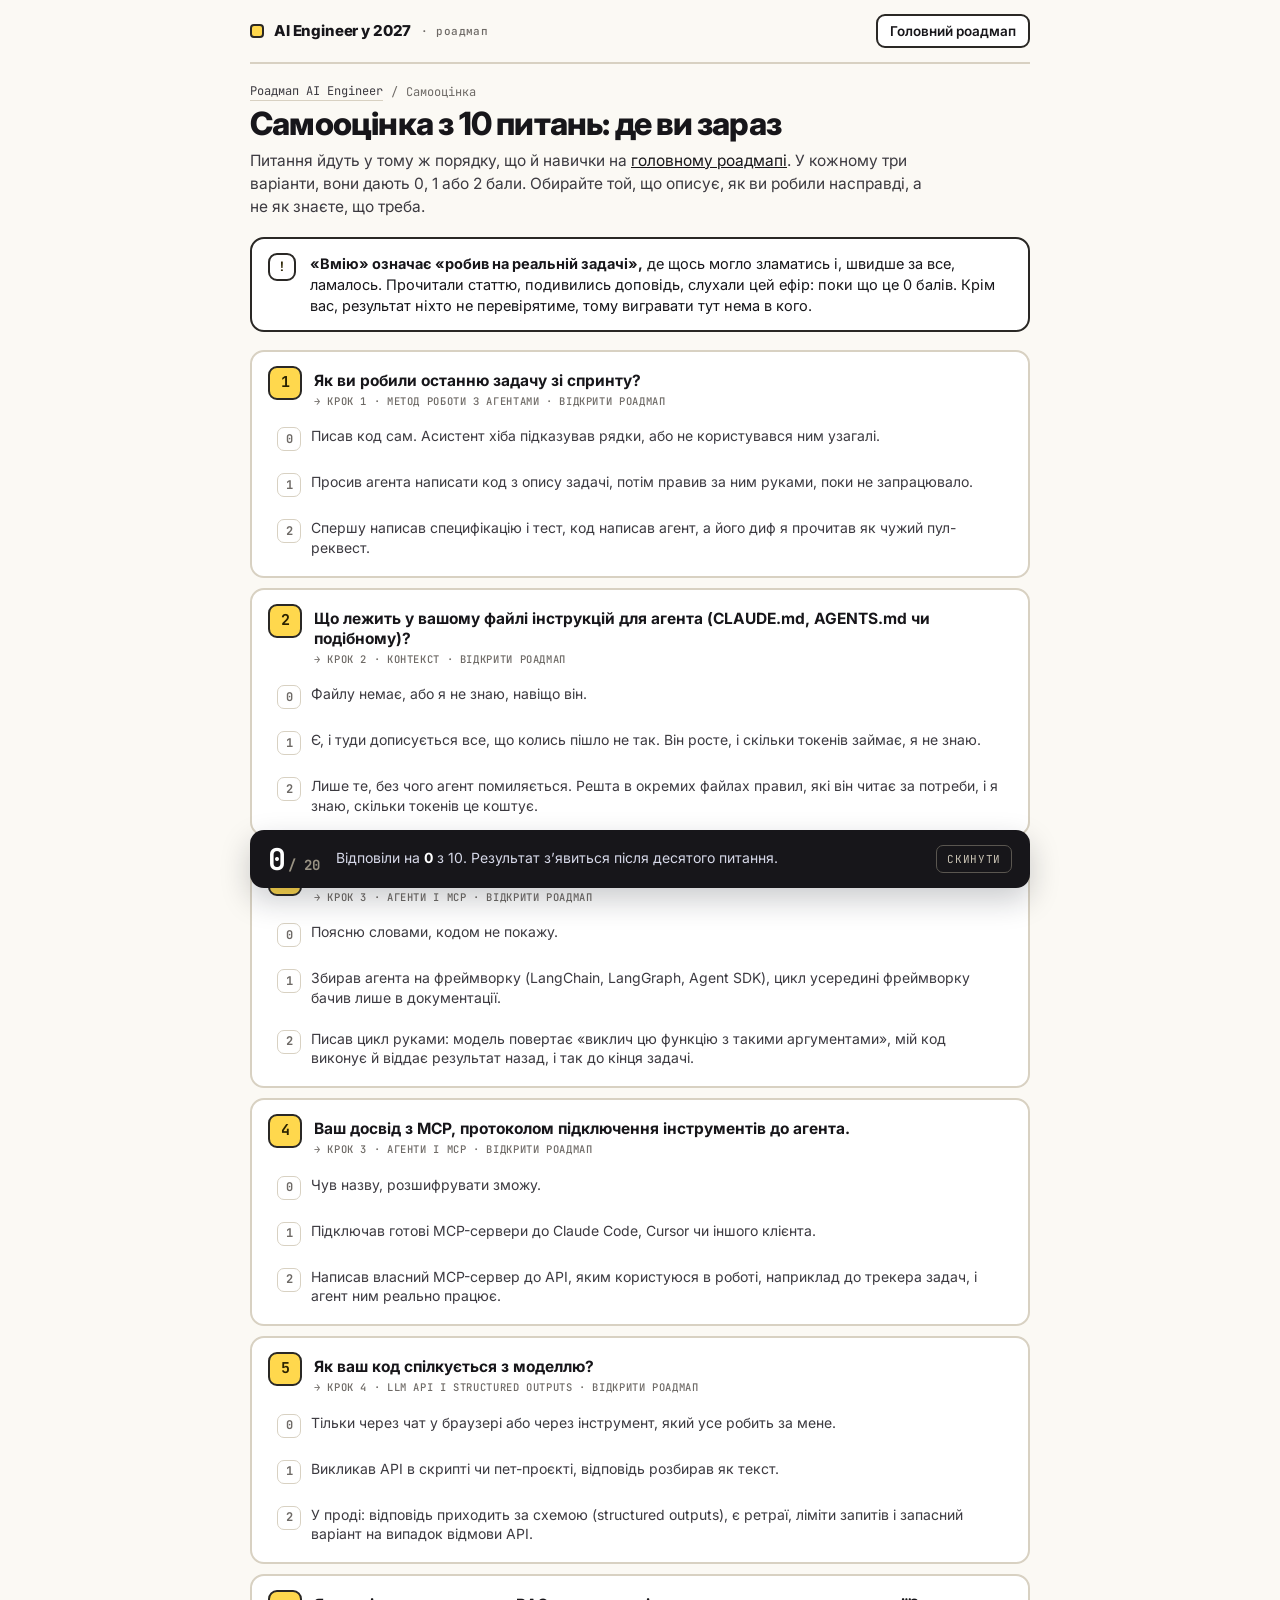
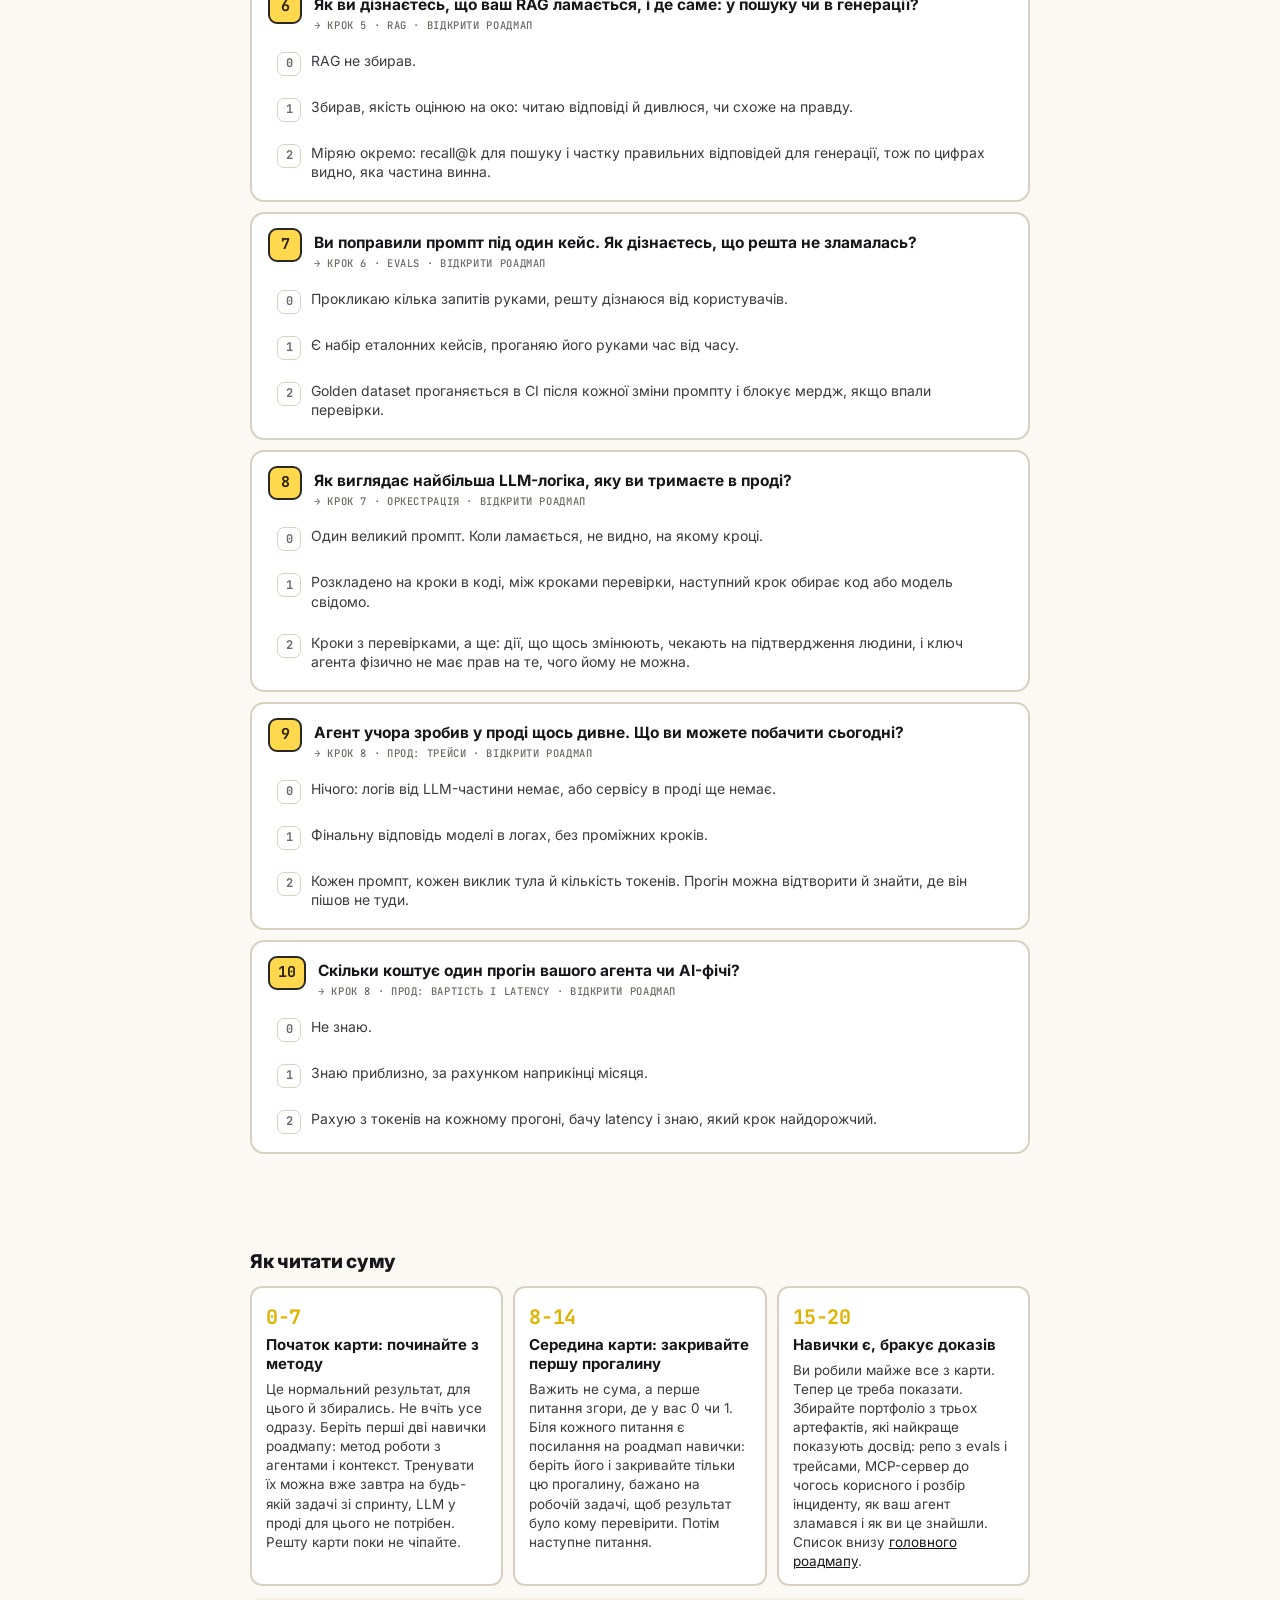
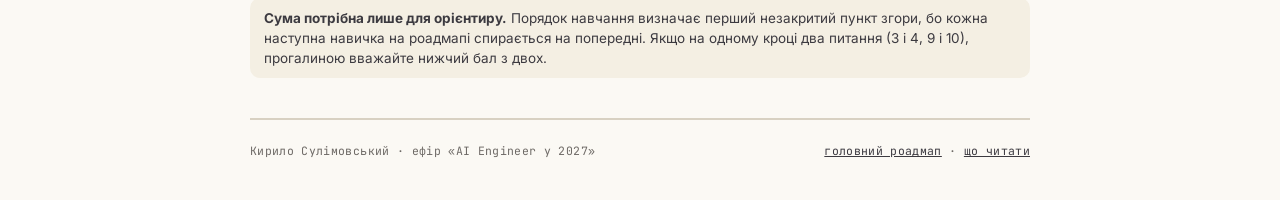
<file: self-assessment.html>
<!DOCTYPE html>
<html lang="uk">
<head>
<meta charset="utf-8">
<meta name="viewport" content="width=device-width, initial-scale=1">
<title>Самооцінка з 10 питань · Роадмап AI Engineer у 2027</title>
<meta name="description" content="Десять питань, щоб зрозуміти, де ви на роадмапі AI Engineer у 2027. Три варіанти на кожне, сума від 0 до 20, результат рахується одразу на сторінці і веде на роадмап потрібної навички.">
<link rel="icon" href="data:image/svg+xml,%3Csvg xmlns=%27http://www.w3.org/2000/svg%27 viewBox=%270 0 32 32%27%3E%3Crect x=%273%27 y=%273%27 width=%2726%27 height=%2726%27 rx=%276%27 fill=%27%23FFD84D%27 stroke=%27%232A2825%27 stroke-width=%273%27/%3E%3C/svg%3E">
<link rel="preconnect" href="https://fonts.googleapis.com">
<link rel="preconnect" href="https://fonts.gstatic.com" crossorigin>
<link href="https://fonts.googleapis.com/css2?family=Inter:wght@400;500;600;700;800&family=JetBrains+Mono:wght@500;700&display=swap" rel="stylesheet">
<link rel="stylesheet" href="assets/style.css">
<style>
.quiz{padding-top:6px}
.part-head h2{font-weight:800;font-size:32px;line-height:1.05;letter-spacing:-.025em}
.part-head .sub{color:var(--ink-2);margin-top:8px;font-size:15.5px;max-width:680px}
.part-head .sub a{color:var(--ink)}
.chip{display:inline-flex;align-items:center;justify-content:center;min-width:34px;height:34px;padding:0 8px;border-radius:9px;background:var(--accent);border:2px solid var(--line);color:var(--accent-ink);font-family:var(--mono);font-weight:700;font-size:15px;line-height:1;flex:none}
.chip.ghost{background:var(--paper)}
.chip.sm{min-width:28px;height:28px;font-size:13px}
.rule-box{display:flex;gap:14px;align-items:flex-start;background:var(--paper);border:2px solid var(--line);border-radius:14px;padding:14px 16px;margin-top:18px}
.rule-box p{font-size:14.5px;color:var(--ink);line-height:1.45}
.qlist{margin-top:18px}
.q{background:var(--paper);border:2px solid var(--frame);border-radius:14px;padding:14px 16px 10px;margin-bottom:10px}
.q .qh{display:flex;align-items:flex-start;gap:12px;margin-bottom:10px}
.q .qt{font-weight:700;font-size:15.5px;line-height:1.3;color:var(--ink);padding-top:5px}
.q .qt .step{display:block;font-family:var(--mono);font-weight:500;font-size:10.5px;color:var(--dim);letter-spacing:.06em;margin-top:4px;text-transform:uppercase;text-decoration:none}
.q .qt .step:hover{color:var(--ink)}
.opts{display:flex;flex-direction:column;gap:5px}
.opt{display:flex;align-items:flex-start;gap:10px;padding:7px 10px 7px 8px;border-radius:9px;border:1.5px solid transparent;cursor:pointer;font-size:14px;line-height:1.4;color:var(--ink-2);position:relative}
.opt:hover{background:var(--bg)}
.opt input{position:absolute;opacity:0;width:1px;height:1px;pointer-events:none}
.opt .v{flex:none;width:24px;height:24px;border-radius:7px;border:1.5px solid var(--frame);display:flex;align-items:center;justify-content:center;font-family:var(--mono);font-weight:700;font-size:12px;color:var(--dim);background:var(--paper);margin-top:1px}
.opt:has(input:checked){background:var(--accent-soft);border-color:var(--line);color:var(--ink)}
.opt:has(input:checked) .v{background:var(--accent);border-color:var(--line);color:var(--accent-ink)}
.opt input:focus-visible ~ .v{outline:2px solid var(--prog);outline-offset:2px}
.score{position:sticky;bottom:12px;margin-top:14px;background:var(--ink);color:#fff;border-radius:14px;padding:14px 18px;display:flex;align-items:center;gap:16px;box-shadow:0 12px 30px rgba(16,21,31,.22)}
.score .sv{font-family:var(--mono);font-weight:700;font-size:30px;line-height:1;white-space:nowrap}
.score .sv small{font-size:14px;color:#9A9384;margin-left:2px}
.score .st{font-size:14px;line-height:1.35;color:#D6D8E8}
.score .st b{color:#fff}
.score .reset{margin-left:auto;font-family:var(--mono);font-size:11px;letter-spacing:.06em;text-transform:uppercase;color:#C9C3B4;background:none;border:1px solid #5a5650;border-radius:7px;padding:6px 10px;cursor:pointer}
.result{margin-top:14px;display:none;background:var(--paper);border:2px solid var(--line);border-radius:14px;padding:16px 18px}
.result.show{display:block}
.result .kicker{display:block;font-family:var(--mono);font-weight:700;font-size:10.5px;letter-spacing:.14em;text-transform:uppercase;color:var(--dim);margin-bottom:4px}
.result h4{font-weight:800;font-size:18px;color:var(--ink);margin-bottom:6px}
.result p{font-size:14.5px;color:var(--ink-2);line-height:1.45;margin-top:6px}
.result .btn{margin-top:12px}
.key{margin-top:22px}
.key h3{font-weight:800;font-size:19px;letter-spacing:-.015em;color:var(--ink);margin-bottom:10px}
.bands{display:grid;grid-template-columns:repeat(3,1fr);gap:10px}
.band{background:var(--paper);border:2px solid var(--frame);border-radius:12px;padding:14px 14px 12px}
.band .bn{font-family:var(--mono);font-weight:700;font-size:20px;color:var(--accent-deep);letter-spacing:-.02em}
.band h4{font-weight:700;font-size:15px;color:var(--ink);margin:4px 0 6px;line-height:1.25}
.band p{font-size:13.5px;color:var(--ink-2);line-height:1.42}
.band p a{color:var(--ink)}
.key-note{margin-top:12px;font-size:13.5px;color:var(--ink-2);background:var(--beige);border-radius:10px;padding:10px 14px}
@media (max-width:760px){.bands{grid-template-columns:1fr}.score{flex-wrap:wrap}.score .reset{margin-left:0}.part-head h2{font-size:26px}}
</style>
</head>
<body>
<div class="wrap-narrow">
  <div class="topbar">
    <a class="brand" href="index.html"><span class="dot"></span>AI Engineer у 2027 <small>· роадмап</small></a>
    <nav class="nav">
      <a href="index.html">Головний роадмап</a>
    </nav>
  </div>
  <div class="crumbs"><a href="index.html">Роадмап AI Engineer</a> <span>/</span> <span>Самооцінка</span></div>
<section class="quiz" id="self">
  <div class="part-head">
    
    <div>
      <h2>Самооцінка з 10 питань: де ви зараз</h2>
      <p class="sub">Питання йдуть у тому ж порядку, що й навички на <a href="index.html">головному роадмапі</a>. У кожному три варіанти, вони дають 0, 1 або 2 бали. Обирайте той, що описує, як ви робили насправді, а не як знаєте, що треба.</p>
    </div>
  </div>

  <div class="rule-box">
    <span class="chip ghost sm">!</span>
    <p><b>«Вмію» означає «робив на реальній задачі»,</b> де щось могло зламатись і, швидше за все, ламалось. Прочитали статтю, подивились доповідь, слухали цей ефір: поки що це 0 балів. Крім вас, результат ніхто не перевірятиме, тому вигравати тут нема в кого.</p>
  </div>

  <form class="qlist" id="quiz" autocomplete="off">

    <div class="q">
      <div class="qh"><span class="chip">1</span><div class="qt">Як ви робили останню задачу зі спринту?<a class="step" href="skills/agentic-workflow.html">→ крок 1 · метод роботи з агентами · відкрити роадмап</a></div></div>
      <div class="opts">
        <label class="opt"><input type="radio" name="q1" value="0"><span class="v">0</span><span>Писав код сам. Асистент хіба підказував рядки, або не користувався ним узагалі.</span></label>
        <label class="opt"><input type="radio" name="q1" value="1"><span class="v">1</span><span>Просив агента написати код з опису задачі, потім правив за ним руками, поки не запрацювало.</span></label>
        <label class="opt"><input type="radio" name="q1" value="2"><span class="v">2</span><span>Спершу написав специфікацію і тест, код написав агент, а його диф я прочитав як чужий пул-реквест.</span></label>
      </div>
    </div>

    <div class="q">
      <div class="qh"><span class="chip">2</span><div class="qt">Що лежить у вашому файлі інструкцій для агента (CLAUDE.md, AGENTS.md чи подібному)?<a class="step" href="skills/context.html">→ крок 2 · контекст · відкрити роадмап</a></div></div>
      <div class="opts">
        <label class="opt"><input type="radio" name="q2" value="0"><span class="v">0</span><span>Файлу немає, або я не знаю, навіщо він.</span></label>
        <label class="opt"><input type="radio" name="q2" value="1"><span class="v">1</span><span>Є, і туди дописується все, що колись пішло не так. Він росте, і скільки токенів займає, я не знаю.</span></label>
        <label class="opt"><input type="radio" name="q2" value="2"><span class="v">2</span><span>Лише те, без чого агент помиляється. Решта в окремих файлах правил, які він читає за потреби, і я знаю, скільки токенів це коштує.</span></label>
      </div>
    </div>

    <div class="q">
      <div class="qh"><span class="chip">3</span><div class="qt">Поясніть tool use кодом: як модель викликає функцію?<a class="step" href="skills/agents-mcp.html">→ крок 3 · агенти і MCP · відкрити роадмап</a></div></div>
      <div class="opts">
        <label class="opt"><input type="radio" name="q3" value="0"><span class="v">0</span><span>Поясню словами, кодом не покажу.</span></label>
        <label class="opt"><input type="radio" name="q3" value="1"><span class="v">1</span><span>Збирав агента на фреймворку (LangChain, LangGraph, Agent SDK), цикл усередині фреймворку бачив лише в документації.</span></label>
        <label class="opt"><input type="radio" name="q3" value="2"><span class="v">2</span><span>Писав цикл руками: модель повертає «виклич цю функцію з такими аргументами», мій код виконує й віддає результат назад, і так до кінця задачі.</span></label>
      </div>
    </div>

    <div class="q">
      <div class="qh"><span class="chip">4</span><div class="qt">Ваш досвід з MCP, протоколом підключення інструментів до агента.<a class="step" href="skills/agents-mcp.html">→ крок 3 · агенти і MCP · відкрити роадмап</a></div></div>
      <div class="opts">
        <label class="opt"><input type="radio" name="q4" value="0"><span class="v">0</span><span>Чув назву, розшифрувати зможу.</span></label>
        <label class="opt"><input type="radio" name="q4" value="1"><span class="v">1</span><span>Підключав готові MCP-сервери до Claude Code, Cursor чи іншого клієнта.</span></label>
        <label class="opt"><input type="radio" name="q4" value="2"><span class="v">2</span><span>Написав власний MCP-сервер до API, яким користуюся в роботі, наприклад до трекера задач, і агент ним реально працює.</span></label>
      </div>
    </div>

    <div class="q">
      <div class="qh"><span class="chip">5</span><div class="qt">Як ваш код спілкується з моделлю?<a class="step" href="skills/llm-api.html">→ крок 4 · LLM API і structured outputs · відкрити роадмап</a></div></div>
      <div class="opts">
        <label class="opt"><input type="radio" name="q5" value="0"><span class="v">0</span><span>Тільки через чат у браузері або через інструмент, який усе робить за мене.</span></label>
        <label class="opt"><input type="radio" name="q5" value="1"><span class="v">1</span><span>Викликав API в скрипті чи пет-проєкті, відповідь розбирав як текст.</span></label>
        <label class="opt"><input type="radio" name="q5" value="2"><span class="v">2</span><span>У проді: відповідь приходить за схемою (structured outputs), є ретраї, ліміти запитів і запасний варіант на випадок відмови API.</span></label>
      </div>
    </div>

    <div class="q">
      <div class="qh"><span class="chip">6</span><div class="qt">Як ви дізнаєтесь, що ваш RAG ламається, і де саме: у пошуку чи в генерації?<a class="step" href="skills/rag.html">→ крок 5 · RAG · відкрити роадмап</a></div></div>
      <div class="opts">
        <label class="opt"><input type="radio" name="q6" value="0"><span class="v">0</span><span>RAG не збирав.</span></label>
        <label class="opt"><input type="radio" name="q6" value="1"><span class="v">1</span><span>Збирав, якість оцінюю на око: читаю відповіді й дивлюся, чи схоже на правду.</span></label>
        <label class="opt"><input type="radio" name="q6" value="2"><span class="v">2</span><span>Міряю окремо: recall@k для пошуку і частку правильних відповідей для генерації, тож по цифрах видно, яка частина винна.</span></label>
      </div>
    </div>

    <div class="q">
      <div class="qh"><span class="chip">7</span><div class="qt">Ви поправили промпт під один кейс. Як дізнаєтесь, що решта не зламалась?<a class="step" href="skills/evals.html">→ крок 6 · evals · відкрити роадмап</a></div></div>
      <div class="opts">
        <label class="opt"><input type="radio" name="q7" value="0"><span class="v">0</span><span>Прокликаю кілька запитів руками, решту дізнаюся від користувачів.</span></label>
        <label class="opt"><input type="radio" name="q7" value="1"><span class="v">1</span><span>Є набір еталонних кейсів, проганяю його руками час від часу.</span></label>
        <label class="opt"><input type="radio" name="q7" value="2"><span class="v">2</span><span>Golden dataset проганяється в CI після кожної зміни промпту і блокує мердж, якщо впали перевірки.</span></label>
      </div>
    </div>

    <div class="q">
      <div class="qh"><span class="chip">8</span><div class="qt">Як виглядає найбільша LLM-логіка, яку ви тримаєте в проді?<a class="step" href="skills/orchestration.html">→ крок 7 · оркестрація · відкрити роадмап</a></div></div>
      <div class="opts">
        <label class="opt"><input type="radio" name="q8" value="0"><span class="v">0</span><span>Один великий промпт. Коли ламається, не видно, на якому кроці.</span></label>
        <label class="opt"><input type="radio" name="q8" value="1"><span class="v">1</span><span>Розкладено на кроки в коді, між кроками перевірки, наступний крок обирає код або модель свідомо.</span></label>
        <label class="opt"><input type="radio" name="q8" value="2"><span class="v">2</span><span>Кроки з перевірками, а ще: дії, що щось змінюють, чекають на підтвердження людини, і ключ агента фізично не має прав на те, чого йому не можна.</span></label>
      </div>
    </div>

    <div class="q">
      <div class="qh"><span class="chip">9</span><div class="qt">Агент учора зробив у проді щось дивне. Що ви можете побачити сьогодні?<a class="step" href="skills/production.html">→ крок 8 · прод: трейси · відкрити роадмап</a></div></div>
      <div class="opts">
        <label class="opt"><input type="radio" name="q9" value="0"><span class="v">0</span><span>Нічого: логів від LLM-частини немає, або сервісу в проді ще немає.</span></label>
        <label class="opt"><input type="radio" name="q9" value="1"><span class="v">1</span><span>Фінальну відповідь моделі в логах, без проміжних кроків.</span></label>
        <label class="opt"><input type="radio" name="q9" value="2"><span class="v">2</span><span>Кожен промпт, кожен виклик тула й кількість токенів. Прогін можна відтворити й знайти, де він пішов не туди.</span></label>
      </div>
    </div>

    <div class="q">
      <div class="qh"><span class="chip">10</span><div class="qt">Скільки коштує один прогін вашого агента чи AI-фічі?<a class="step" href="skills/production.html">→ крок 8 · прод: вартість і latency · відкрити роадмап</a></div></div>
      <div class="opts">
        <label class="opt"><input type="radio" name="q10" value="0"><span class="v">0</span><span>Не знаю.</span></label>
        <label class="opt"><input type="radio" name="q10" value="1"><span class="v">1</span><span>Знаю приблизно, за рахунком наприкінці місяця.</span></label>
        <label class="opt"><input type="radio" name="q10" value="2"><span class="v">2</span><span>Рахую з токенів на кожному прогоні, бачу latency і знаю, який крок найдорожчий.</span></label>
      </div>
    </div>
  </form>

  <div class="score no-print" id="score" aria-live="polite">
    <div class="sv"><span id="sum">0</span><small>/ 20</small></div>
    <div class="st" id="stxt">Відповіли на <b id="cnt">0</b> з 10. Результат зʼявиться після десятого питання.</div>
    <button type="button" class="reset" id="reset">скинути</button>
  </div>
  <div class="result" id="result"></div>

  <div class="key">
    <h3>Як читати суму</h3>
    <div class="bands">
      <div class="band">
        <div class="bn">0-7</div>
        <h4>Початок карти: починайте з методу</h4>
        <p>Це нормальний результат, для цього й збирались. Не вчіть усе одразу. Беріть перші дві навички роадмапу: метод роботи з агентами і контекст. Тренувати їх можна вже завтра на будь-якій задачі зі спринту, LLM у проді для цього не потрібен. Решту карти поки не чіпайте.</p>
      </div>
      <div class="band">
        <div class="bn">8-14</div>
        <h4>Середина карти: закривайте першу прогалину</h4>
        <p>Важить не сума, а перше питання згори, де у вас 0 чи 1. Біля кожного питання є посилання на роадмап навички: беріть його і закривайте тільки цю прогалину, бажано на робочій задачі, щоб результат було кому перевірити. Потім наступне питання.</p>
      </div>
      <div class="band">
        <div class="bn">15-20</div>
        <h4>Навички є, бракує доказів</h4>
        <p>Ви робили майже все з карти. Тепер це треба показати. Збирайте портфоліо з трьох артефактів, які найкраще показують досвід: репо з evals і трейсами, MCP-сервер до чогось корисного і розбір інциденту, як ваш агент зламався і як ви це знайшли. Список внизу <a href="index.html#portfolio">головного роадмапу</a>.</p>
      </div>
    </div>
    <p class="key-note"><b>Сума потрібна лише для орієнтиру.</b> Порядок навчання визначає перший незакритий пункт згори, бо кожна наступна навичка на роадмапі спирається на попередні. Якщо на одному кроці два питання (3 і 4, 9 і 10), прогалиною вважайте нижчий бал з двох.</p>
  </div>
</section>

  <footer>
    <span>Кирило Сулімовський · ефір «AI Engineer у 2027»</span>
    <span><a href="index.html">головний роадмап</a> · <a href="reading-list.html">що читати</a></span>
  </footer>
</div>
<script>
(function(){
  var form=document.getElementById('quiz');
  if(!form)return;
  var sum=document.getElementById('sum'),cnt=document.getElementById('cnt'),stxt=document.getElementById('stxt'),res=document.getElementById('result');
  var bands=[
    {max:7,n:'0-7',h:'Початок карти: починайте з методу',p:'Це нормальний результат, для цього й збирались. Не вчіть усе одразу. Беріть перші дві навички роадмапу: метод роботи з агентами і контекст. Тренувати їх можна вже завтра на будь-якій задачі зі спринту, LLM у проді для цього не потрібен. Решту карти поки не чіпайте.'},
    {max:14,n:'8-14',h:'Середина карти: закривайте першу прогалину',p:'Важить не сума, а перше питання згори, де у вас 0 чи 1. Беріть роадмап відповідної навички і закривайте тільки цю прогалину, бажано на робочій задачі, щоб результат було кому перевірити. Потім наступне питання.'},
    {max:20,n:'15-20',h:'Навички є, бракує доказів',p:'Ви робили майже все з карти. Тепер це треба показати: репо з evals і трейсами, MCP-сервер до чогось корисного і розбір інциденту, як ваш агент зламався і як ви це знайшли.'}
  ];
  var skillOf={q1:['agentic-workflow','Метод роботи з агентами'],q2:['context','Контекст'],q3:['agents-mcp','Агенти, tool use і MCP'],q4:['agents-mcp','Агенти, tool use і MCP'],q5:['llm-api','LLM API і structured outputs'],q6:['rag','RAG'],q7:['evals','Evals'],q8:['orchestration','Оркестрація'],q9:['production','Прод: деплой, observability, вартість'],q10:['production','Прод: деплой, observability, вартість']};
  function esc(s){return String(s).replace(/[&<>"]/g,function(c){return {'&':'&amp;','<':'&lt;','>':'&gt;','"':'&quot;'}[c];});}
  function titleOf(q){var t=form.querySelector('[name='+q+']').closest('.q').querySelector('.qt');return t.childNodes[0].textContent.trim();}
  function update(){
    var total=0,answered=0,firstGap=null;
    for(var i=1;i<=10;i++){
      var sel=form.querySelector('input[name=q'+i+']:checked');
      if(sel){answered++;var v=+sel.value;total+=v;if(firstGap===null&&v<2)firstGap='q'+i;}
    }
    sum.textContent=total;cnt.textContent=answered;
    if(answered<10){
      stxt.innerHTML='Відповіли на <b>'+answered+'</b> з 10. Результат зʼявиться після десятого питання.';
      res.classList.remove('show');return;
    }
    var b=bands.find(function(x){return total<=x.max;});
    stxt.innerHTML='<b>'+b.n+'</b> · '+esc(b.h);
    var gap='';
    if(firstGap){var s=skillOf[firstGap];gap='<p><b>Перша прогалина згори:</b> питання '+firstGap.slice(1)+' («'+esc(titleOf(firstGap))+'»). Починайте з роадмапу навички «'+esc(s[1])+'».</p><a class="btn primary" href="skills/'+s[0]+'.html">Відкрити роадмап: '+esc(s[1])+' →</a>';}
    else{gap='<p><b>Жодної прогалини.</b> Переходьте до трьох артефактів внизу головного роадмапу.</p><a class="btn primary" href="index.html#portfolio">Три артефакти в портфоліо →</a>';}
    res.innerHTML='<span class="kicker">ваш результат · '+total+' з 20</span><h4>'+esc(b.h)+'</h4><p>'+esc(b.p)+'</p>'+gap;
    res.classList.add('show');
  }
  form.addEventListener('change',update);
  document.getElementById('reset').addEventListener('click',function(){form.reset();update();});
  update();
})();
</script>
</body>
</html>
</file>
<file: assets/style.css>
:root{
  --bg:#FBF9F4; --paper:#FFFFFF; --beige:#F4EFE3; --frame:#D8D1C2; --line:#2A2825; --line-soft:#7A746A;
  --ink:#17161A; --ink-2:#3C3A40; --dim:#6E6A66;
  --accent:#FFD84D; --accent-deep:#E0B300; --accent-ink:#2A2200; --accent-soft:#FFF2B8;
  --alt:#E8E6E1; --alt-ink:#4A4844;
  --done:#2E8B57; --done-soft:#E3F3E9; --prog:#2F6BD8; --prog-soft:#E4ECFB; --skip:#9A958E;
  --sans:"Inter",system-ui,-apple-system,"Segoe UI",sans-serif; --mono:"JetBrains Mono",ui-monospace,"SF Mono",Menlo,monospace;
}
*{box-sizing:border-box;margin:0;padding:0}
html{-webkit-text-size-adjust:100%;scroll-behavior:smooth}
body{background:var(--bg);color:var(--ink);font-family:var(--sans);font-size:16px;line-height:1.5;-webkit-font-smoothing:antialiased;overflow-x:hidden}
a{color:inherit}
b,strong{font-weight:700}
code,.mono{font-family:var(--mono);font-weight:500}
.wrap{max-width:1240px;margin:0 auto;padding:0 20px}
.wrap-narrow{max-width:820px;margin:0 auto;padding:0 20px}

/* top bar */
.topbar{display:flex;align-items:center;justify-content:space-between;gap:14px;padding:14px 0;border-bottom:2px solid var(--frame);flex-wrap:wrap}
.brand{display:flex;align-items:center;gap:10px;text-decoration:none;font-weight:800;letter-spacing:-.01em;font-size:15px}
.brand .dot{width:14px;height:14px;border-radius:4px;background:var(--accent);border:2px solid var(--line)}
.brand small{font-family:var(--mono);font-weight:500;font-size:11px;color:var(--dim);letter-spacing:.04em}
.nav{display:flex;gap:6px;flex-wrap:wrap}
.nav a,.btn{display:inline-flex;align-items:center;gap:6px;padding:7px 12px;border:2px solid var(--line);border-radius:9px;background:var(--paper);text-decoration:none;font-weight:600;font-size:13.5px;color:var(--ink);cursor:pointer;font-family:var(--sans);line-height:1.2}
.nav a:hover,.btn:hover{background:var(--accent-soft)}
.nav a.primary,.btn.primary{background:var(--accent);border-color:var(--line)}
.btn.ghost{border-color:var(--frame);background:transparent;color:var(--ink-2)}
.btn.sm{padding:5px 9px;font-size:12.5px;border-width:1.5px}

/* hero */
.hero{padding:34px 0 10px}
.hero h1{font-weight:800;font-size:40px;line-height:1.04;letter-spacing:-.03em}
.hero h1 mark{background:linear-gradient(transparent 55%,var(--accent) 55%);padding:0 3px}
.hero .lead{margin-top:12px;font-size:17px;color:var(--ink-2);max-width:760px}
.hero .lead b{color:var(--ink)}
.hero .meta{margin-top:14px;display:flex;gap:10px;flex-wrap:wrap;align-items:center}
.crumbs{font-family:var(--mono);font-size:12px;color:var(--dim);display:flex;gap:8px;align-items:center;flex-wrap:wrap;padding-top:18px}
.crumbs a{color:var(--ink-2);text-decoration:none;border-bottom:1.5px solid var(--frame)}
.crumbs a:hover{border-color:var(--ink)}

/* legend */
.legend{display:flex;gap:14px;flex-wrap:wrap;align-items:center;font-size:13px;color:var(--ink-2);margin:18px 0 6px}
.legend .lg{display:inline-flex;align-items:center;gap:7px}
.legend .sw{width:26px;height:16px;border-radius:5px;border:2px solid var(--line);background:var(--paper)}
.legend .sw.main{background:var(--accent)}
.legend .sw.opt{border-style:dashed;border-color:var(--line-soft)}
.legend .sw.alt{background:var(--alt);border-color:#B9B5AD}
.legend .sw.done{background:var(--done-soft);border-color:var(--done)}
/* progress */
.progress{display:flex;align-items:center;gap:14px;flex-wrap:wrap;margin-top:16px;padding:12px 14px;background:var(--paper);border:2px solid var(--frame);border-radius:12px}
.progress .bar{flex:1;min-width:160px;height:12px;border-radius:6px;background:var(--beige);overflow:hidden;border:1.5px solid var(--frame)}
.progress .bar i{display:block;height:100%;width:0;background:var(--done);transition:width .25s}
.progress .txt{font-family:var(--mono);font-size:12px;color:var(--ink-2);white-space:nowrap}
.progress .txt b{color:var(--ink)}

/* graph container */
.graph-wrap{position:relative;margin:18px auto 10px;overflow:visible}
.graph{position:relative;margin:0 auto}
.graph svg{position:absolute;left:0;top:0;overflow:visible;pointer-events:none}
.graph svg path,.graph svg line{fill:none;stroke:var(--line);stroke-linecap:round;stroke-linejoin:round}
.graph svg .spine{stroke-width:4}
.graph svg .l1{stroke-width:2.2;stroke:var(--line)}
.graph svg .l2{stroke-width:1.6;stroke:var(--line-soft)}
.graph svg .dash{stroke-dasharray:6 5}
.graph svg circle.end{fill:var(--line)}

/* nodes */
.node{position:absolute;display:block;background:var(--paper);border:2px solid var(--line);border-radius:9px;padding:9px 12px;text-align:left;cursor:pointer;color:var(--ink);text-decoration:none;font-family:var(--sans);line-height:1.3;box-shadow:0 1px 0 var(--line);user-select:none;transition:transform .08s,box-shadow .08s}
.node:hover{transform:translateY(-1px);box-shadow:0 3px 0 var(--line)}
.node:focus-visible{outline:3px solid var(--prog);outline-offset:2px}
.node .lbl{font-weight:600;font-size:14px;display:block}
.node.main{background:var(--accent);border-radius:10px;padding:12px 14px}
.node.main .lbl{font-weight:800;font-size:16px;letter-spacing:-.01em}
.node.root{background:var(--ink);color:#fff;border-color:var(--ink);padding:16px 22px;text-align:center;box-shadow:none}
.node.root .lbl{font-weight:800;font-size:22px;letter-spacing:-.02em}
.node.root .kicker{display:block;font-family:var(--mono);font-size:10.5px;letter-spacing:.14em;text-transform:uppercase;color:#C9C3B4;margin-bottom:4px}
.node.topic{background:var(--beige)}
.node.optional{border-style:dashed;border-color:var(--line-soft);background:var(--paper)}
.node.alt{background:var(--alt);border-color:#B9B5AD;color:var(--alt-ink)}
.node.l2{padding:7px 10px;border-width:1.6px;border-radius:7px;box-shadow:none}
.node.l2 .lbl{font-size:13px;font-weight:500}
.node.l2.main .lbl{font-weight:700}
.node.end{background:var(--paper);border-style:solid;text-align:center}
.node.end .lbl{font-size:13.5px}
.node .items{list-style:none;margin-top:6px;display:flex;flex-direction:column;gap:3px}
.node .items li{font-size:12.5px;color:var(--ink-2);line-height:1.3;padding-left:12px;position:relative}
.node .items li::before{content:"";position:absolute;left:0;top:7px;width:5px;height:5px;border-radius:1.5px;background:var(--line-soft)}
.node.main .items li{color:var(--accent-ink)}
.node.main .items li::before{background:var(--accent-ink)}
.node .go{display:block;margin-top:7px;font-family:var(--mono);font-size:10.5px;letter-spacing:.06em;text-transform:uppercase;color:var(--accent-ink);opacity:.8}
.node .st{position:absolute;left:-9px;top:-9px;width:20px;height:20px;border-radius:50%;border:2px solid var(--line);background:var(--paper);display:none;align-items:center;justify-content:center;font-size:12px;font-weight:800;line-height:1}
.node[data-status="done"]{background:var(--done-soft);border-color:var(--done)}
.node[data-status="done"] .lbl{text-decoration:line-through;text-decoration-thickness:1.5px;color:#2b5a3f}
.node[data-status="done"] .st{display:flex;border-color:var(--done);color:var(--done)}
.node[data-status="progress"]{border-color:var(--prog);box-shadow:0 1px 0 var(--prog)}
.node[data-status="progress"] .st{display:flex;border-color:var(--prog);color:var(--prog)}
.node[data-status="skip"]{opacity:.5;border-style:dotted}
.node[data-status="skip"] .lbl{text-decoration:line-through}

/* stacked mobile tree */
.tree{display:none}
@media (max-width:760px){
  .graph-wrap{display:none}
  .tree{display:block;margin-top:14px;position:relative;padding-left:0}
  .tree .t-root{display:block;background:var(--ink);color:#fff;border-radius:10px;padding:14px 16px;text-align:center;font-weight:800;font-size:19px;letter-spacing:-.02em}
  .tree .t-root .kicker{display:block;font-family:var(--mono);font-size:10px;letter-spacing:.14em;text-transform:uppercase;color:#C9C3B4;margin-bottom:3px;font-weight:500}
  .tree .t-spine{border-left:4px solid var(--line);margin-left:18px;padding:12px 0 4px 0}
  .tree .t-group{position:relative;margin:0 0 22px 0;padding-left:20px}
  .tree .t-group::before{content:"";position:absolute;left:0;top:22px;width:20px;height:2.5px;background:var(--line)}
  .tree .node{position:relative;display:block;width:100%;margin-bottom:8px}
  .tree .t-kids{margin-left:14px;padding-left:16px;border-left:2px solid var(--line-soft)}
  .tree .t-kids .node{box-shadow:none}
  .tree .t-kids .t-kids{margin-left:10px;padding-left:12px;border-left:1.6px dashed var(--line-soft)}
  .tree .t-end{margin-left:-2px;padding-left:20px;position:relative}
  .tree .t-end::before{content:"";position:absolute;left:0;top:22px;width:20px;height:2.5px;background:var(--line)}
  .hero h1{font-size:30px}
  .hero .lead{font-size:15.5px}
  .wrap,.wrap-narrow{padding:0 16px}
}

/* drawer */
.drawer-bg{position:fixed;inset:0;background:rgba(23,22,26,.28);display:none;z-index:40}
.drawer{position:fixed;top:0;right:0;height:100%;width:420px;max-width:100%;background:var(--paper);border-left:2px solid var(--line);z-index:41;transform:translateX(102%);visibility:hidden;transition:transform .22s ease,visibility 0s linear .22s;display:flex;flex-direction:column;box-shadow:-10px 0 30px rgba(0,0,0,.08)}
.drawer.open{transform:none;visibility:visible;transition:transform .22s ease}
.drawer-bg.open{display:block}
.drawer .d-head{display:flex;align-items:flex-start;gap:10px;padding:18px 20px 12px;border-bottom:2px solid var(--frame)}
.drawer .d-head h3{font-weight:800;font-size:20px;line-height:1.2;letter-spacing:-.02em;flex:1}
.drawer .d-head .close{border:2px solid var(--line);background:var(--paper);border-radius:8px;width:34px;height:34px;cursor:pointer;font-size:18px;line-height:1;flex:none}
.drawer .d-body{padding:16px 20px 24px;overflow:auto;flex:1}
.drawer .d-tags{display:flex;gap:6px;flex-wrap:wrap;margin-bottom:12px}
.tag{display:inline-block;font-family:var(--mono);font-weight:700;font-size:10.5px;letter-spacing:.08em;text-transform:uppercase;border-radius:6px;padding:3px 7px;white-space:nowrap;background:var(--beige);color:var(--ink-2)}
.tag.main{background:var(--accent);color:var(--accent-ink)}
.tag.optional{border:1.5px dashed var(--line-soft);background:transparent}
.tag.alt{background:var(--alt)}
.drawer h4{font-family:var(--mono);font-weight:700;font-size:10.5px;letter-spacing:.12em;text-transform:uppercase;color:var(--dim);margin:16px 0 6px}
.drawer p{font-size:15px;line-height:1.5;color:var(--ink-2)}
.drawer p.why{color:var(--ink)}
ul.res{list-style:none;display:flex;flex-direction:column;gap:6px}
ul.res li a{display:block;padding:9px 12px;border:1.5px solid var(--frame);border-radius:9px;text-decoration:none;color:var(--ink);font-size:14px;line-height:1.35;background:var(--bg)}
ul.res li a:hover{border-color:var(--line);background:var(--paper)}
ul.res li a .rt{display:block;font-weight:600}
ul.res li a small{display:block;font-family:var(--mono);font-size:11px;color:var(--dim);margin-top:3px;word-break:break-word}
ul.res li a em{display:block;font-style:normal;font-size:12.5px;color:var(--ink-2);margin-top:3px}
.drawer h4 .cnt{display:inline-block;margin-left:6px;padding:1px 6px;border-radius:5px;background:var(--beige);color:var(--ink-2);letter-spacing:0}
.res-groups{display:flex;flex-direction:column;gap:12px}
.res-group h5{margin:0 0 6px;font-weight:600}
.rk{display:inline-flex;align-items:center;gap:5px;font-family:var(--mono);font-weight:700;font-size:10.5px;letter-spacing:.08em;text-transform:uppercase;border-radius:6px;padding:3px 8px;white-space:nowrap;border:1.5px solid transparent}
.rk::before{content:"";width:8px;height:8px;border-radius:2px;background:currentColor;opacity:.85}
.rk.doc{background:#E4ECFB;color:#1d4ea6}
.rk.article{background:#F4EFE3;color:#5a4a1c}
.rk.video{background:#FBE3E3;color:#a12626}
.rk.github{background:#E8E6E1;color:#2a2825}
.rk.course{background:#E3F3E9;color:#1f5a3a}
.rk.post{background:#E6F0F7;color:#1b5e8a}
.drawer .status{display:flex;gap:6px;flex-wrap:wrap}
.drawer .status button{flex:1;min-width:92px;padding:9px 10px;border:2px solid var(--frame);border-radius:9px;background:var(--paper);font-family:var(--sans);font-weight:600;font-size:13px;cursor:pointer;color:var(--ink-2)}
.drawer .status button[data-s="done"].on{background:var(--done-soft);border-color:var(--done);color:#1f5a3a}
.drawer .status button[data-s="progress"].on{background:var(--prog-soft);border-color:var(--prog);color:#1d4ea6}
.drawer .status button[data-s="skip"].on{background:var(--alt);border-color:var(--skip);color:var(--alt-ink)}
.drawer .d-open{display:inline-flex;margin-top:14px}
.drawer .d-kids{display:flex;flex-wrap:wrap;gap:6px;margin-top:4px}
.drawer .d-kids span{font-size:12.5px;padding:4px 8px;border-radius:6px;background:var(--beige);color:var(--ink-2)}
.drawer .hint{margin-top:14px;font-size:12.5px;color:var(--dim)}
@media (max-width:760px){
  .drawer{top:auto;bottom:0;height:auto;max-height:82vh;width:100%;border-left:0;border-top:2px solid var(--line);border-radius:16px 16px 0 0;transform:translateY(102%)}
  .drawer.open{transform:none;visibility:visible}
}

/* context menu */
.ctx{position:absolute;z-index:50;background:var(--paper);border:2px solid var(--line);border-radius:10px;padding:6px;display:none;flex-direction:column;gap:2px;box-shadow:0 8px 24px rgba(0,0,0,.12);min-width:170px}
.ctx.open{display:flex}
.ctx button{text-align:left;border:0;background:transparent;padding:7px 10px;border-radius:7px;font-family:var(--sans);font-size:13.5px;cursor:pointer;color:var(--ink)}
.ctx button:hover{background:var(--beige)}
.ctx button i{display:inline-block;width:10px;height:10px;border-radius:3px;margin-right:8px;vertical-align:-1px;border:1.5px solid var(--line)}
.ctx button[data-s="done"] i{background:var(--done-soft);border-color:var(--done)}
.ctx button[data-s="progress"] i{background:var(--prog-soft);border-color:var(--prog)}
.ctx button[data-s="skip"] i{background:var(--alt);border-color:var(--skip)}

/* prev/next */
.pn{display:flex;justify-content:space-between;gap:12px;margin:34px 0 10px;flex-wrap:wrap}
.pn a{flex:1;min-width:220px;display:block;padding:14px 16px;border:2px solid var(--line);border-radius:12px;text-decoration:none;color:var(--ink);background:var(--paper)}
.pn a:hover{background:var(--accent-soft)}
.pn a small{display:block;font-family:var(--mono);font-size:10.5px;letter-spacing:.12em;text-transform:uppercase;color:var(--dim);margin-bottom:4px}
.pn a b{font-size:15.5px}
.pn a.next{text-align:right}

/* generic section */
section.block{margin-top:34px}
section.block h2{font-weight:800;font-size:24px;letter-spacing:-.02em;margin-bottom:8px}
section.block p{color:var(--ink-2);max-width:760px}
.cards{display:grid;grid-template-columns:repeat(3,1fr);gap:12px;margin-top:14px}
.card{background:var(--paper);border:2px solid var(--frame);border-radius:12px;padding:14px 16px}
.card h4{font-weight:800;font-size:15.5px;margin-bottom:6px}
.card p{font-size:13.5px;color:var(--ink-2)}
@media (max-width:760px){.cards{grid-template-columns:1fr}}

footer{margin-top:40px;padding:22px 0 40px;border-top:2px solid var(--frame);font-family:var(--mono);font-size:11.5px;color:var(--dim);letter-spacing:.03em;display:flex;justify-content:space-between;gap:10px;flex-wrap:wrap}
footer a{color:var(--ink-2)}
.sr{position:absolute;left:-9999px}

/* reading list */
.rl-toc{display:flex;flex-wrap:wrap;gap:6px;margin-top:14px}
.rl-toc a{display:inline-flex;align-items:center;gap:6px;padding:6px 10px;border:1.5px solid var(--frame);border-radius:9px;background:var(--paper);text-decoration:none;font-size:13px;color:var(--ink-2)}
.rl-toc a:hover{border-color:var(--line);color:var(--ink)}
.rl-toc a b{font-family:var(--mono);font-size:11px;background:var(--accent);border:1.5px solid var(--line);border-radius:6px;padding:1px 5px;color:var(--accent-ink)}
.rl-toc a small{font-family:var(--mono);font-size:11px;color:var(--dim)}
.rl-stage{margin-top:34px}
.rl-head{display:flex;align-items:flex-start;gap:14px;padding:16px 18px;background:var(--ink);color:#fff;border-radius:14px;flex-wrap:wrap}
.rl-head .rl-n{font-family:var(--mono);font-weight:700;font-size:15px;width:36px;height:36px;border-radius:9px;background:var(--accent);color:var(--accent-ink);border:2px solid var(--line);display:flex;align-items:center;justify-content:center;flex:none}
.rl-head>div{flex:1;min-width:200px}
.rl-head h2{font-size:21px;font-weight:800;letter-spacing:-.02em;color:#fff;line-height:1.2}
.rl-head p{margin-top:4px;font-size:14px;line-height:1.45;color:#C9C3B4}
.rl-head .btn{background:transparent;color:#fff;border-color:rgba(255,255,255,.4);align-self:center}
.rl-head .btn:hover{background:rgba(255,255,255,.1)}
.rl-head.complete .rl-n{background:var(--done);color:#fff}
.rl-list{list-style:none;margin-top:10px;display:flex;flex-direction:column;gap:8px}
.rl-item{display:grid;grid-template-columns:30px 40px 1fr;gap:10px;align-items:start;padding:12px 14px;border:2px solid var(--frame);border-radius:12px;background:var(--paper)}
.rl-item.done{background:var(--done-soft);border-color:#B9DEC8}
.rl-item.done .rl-title{color:var(--dim);text-decoration:line-through}
.rl-check{position:relative;display:block;width:24px;height:24px;margin-top:2px;cursor:pointer}
.rl-check input{position:absolute;opacity:0;width:100%;height:100%;margin:0;cursor:pointer}
.rl-check .box{display:block;width:24px;height:24px;border:2px solid var(--line);border-radius:7px;background:var(--paper)}
.rl-check input:checked+.box{background:var(--done);border-color:var(--done)}
.rl-check input:checked+.box::after{content:"✓";color:#fff;font-weight:800;font-size:15px;display:flex;align-items:center;justify-content:center;height:100%}
.rl-check input:focus-visible+.box{outline:2px solid var(--prog);outline-offset:2px}
.rl-num{font-family:var(--mono);font-weight:700;font-size:13px;color:var(--dim);padding-top:4px}
.rl-body{min-width:0}
.rl-title{font-weight:600;font-size:16px;line-height:1.35;color:var(--ink);text-decoration:none;border-bottom:1.5px solid var(--frame);overflow-wrap:anywhere}
.rl-title:hover{border-color:var(--ink)}
.rl-meta{display:flex;flex-wrap:wrap;gap:6px 10px;align-items:center;margin-top:6px;font-family:var(--mono);font-size:11.5px;color:var(--dim)}
.rl-meta .time{padding:2px 7px;border:1.5px solid var(--frame);border-radius:6px}
.rl-why{margin-top:6px;font-size:14px;line-height:1.45;color:var(--ink-2)}
@media (max-width:760px){
  .rl-item{grid-template-columns:28px 1fr;gap:8px 10px}
  .rl-num{display:none}
  .rl-head{padding:14px}
  .rl-head .btn{align-self:flex-start}
}
</file>
